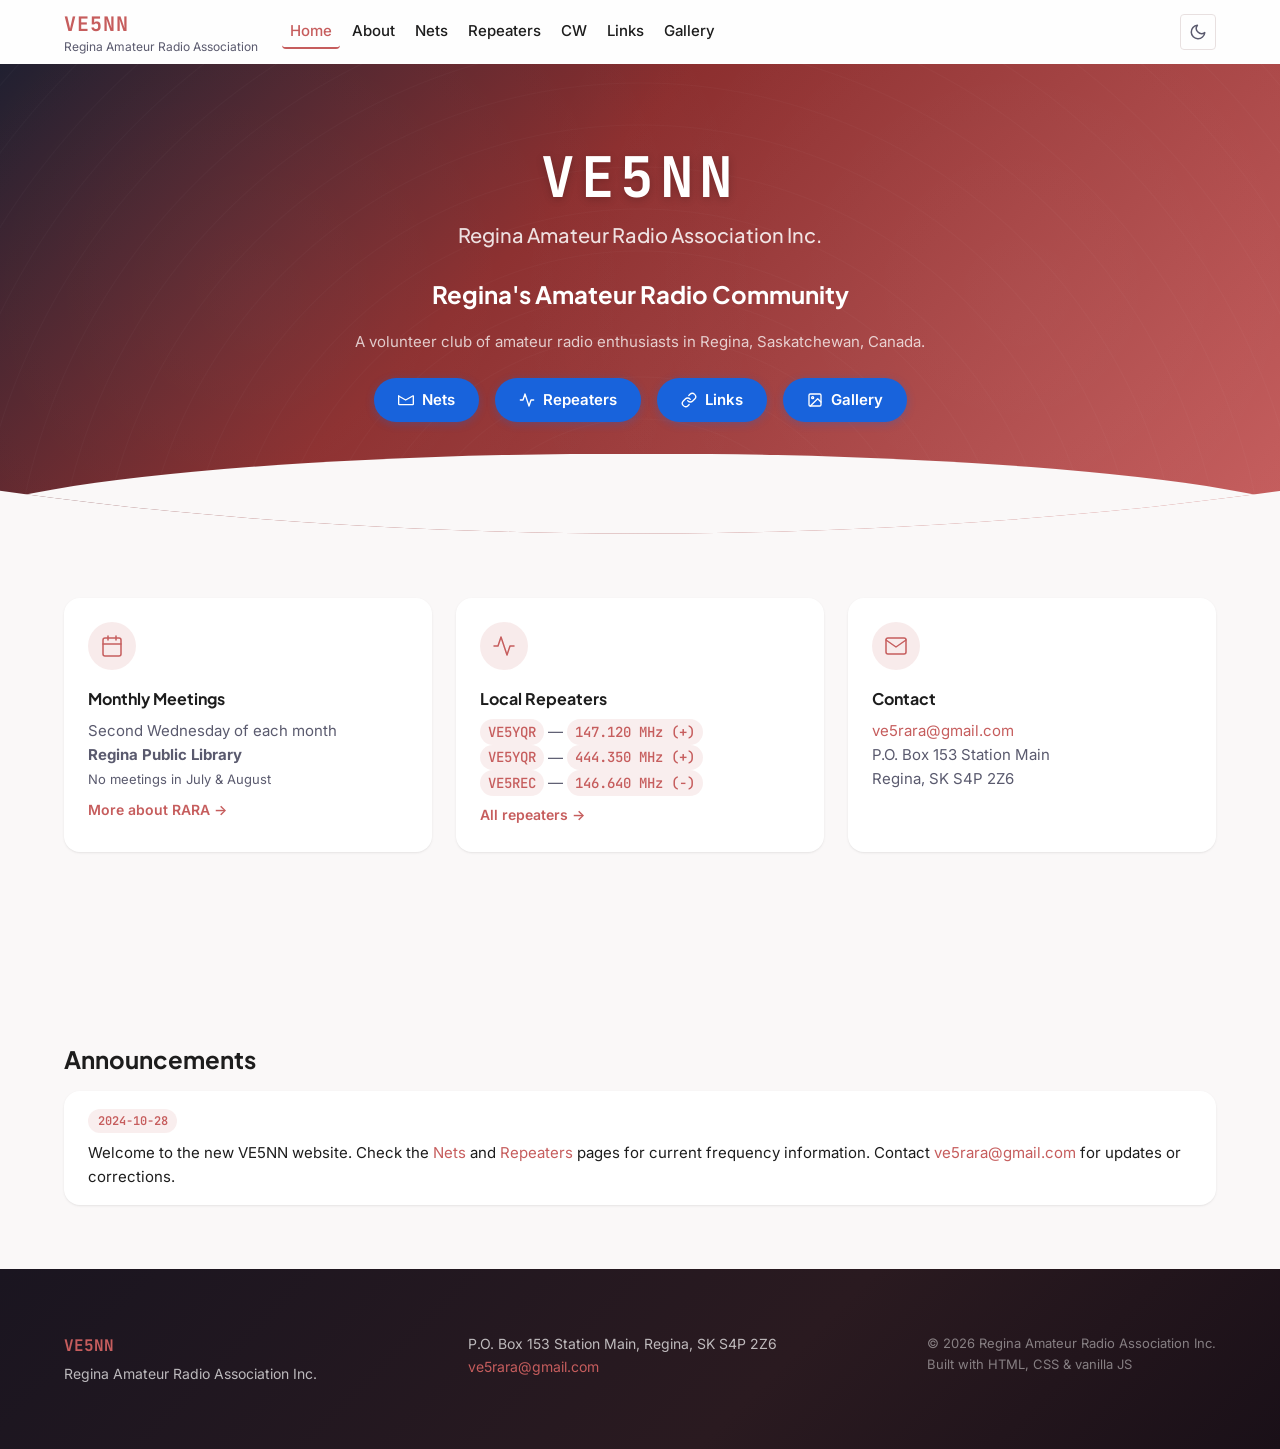
<file: index.html>
<!DOCTYPE html>
<html lang="en" data-theme="light">
<head>
  <meta charset="UTF-8">
  <meta name="viewport" content="width=device-width, initial-scale=1.0">
  <meta name="description" content="Regina Amateur Radio Association — VE5NN. Amateur radio enthusiasts in Regina, Saskatchewan. Meeting schedules, nets, repeaters, and club information.">
  <title>Home — VE5NN Regina Amateur Radio Association</title>
  <link rel="preconnect" href="https://fonts.googleapis.com">
  <link href="https://fonts.googleapis.com/css2?family=Plus+Jakarta+Sans:wght@400;500;600;700&family=Inter:wght@400;500;600;700&family=JetBrains+Mono:wght@500&display=swap" rel="stylesheet">
  <link rel="stylesheet" href="css/reset.css">
  <link rel="stylesheet" href="css/variables.css">
  <link rel="stylesheet" href="css/layout.css">
  <link rel="stylesheet" href="css/components.css">
  <link rel="stylesheet" href="css/utilities.css">
</head>
<body>

  <a href="#main-content" class="skip-link">Skip to main content</a>

  <header role="banner">
    <div class="container">
      <a href="index.html" class="logo">
        VE5NN
        <span class="logo-subtitle">Regina Amateur Radio Association</span>
      </a>
      <nav role="navigation" aria-label="Main">
        <ul>
          <li><a href="index.html" aria-current="page">Home</a></li>
          <li><a href="about.html">About</a></li>
          <li><a href="nets.html">Nets</a></li>
          <li><a href="repeaters.html">Repeaters</a></li>
          <li><a href="cw.html">CW</a></li>
          <li><a href="links.html">Links</a></li>
          <li><a href="gallery.html">Gallery</a></li>
        </ul>
      </nav>
      <div class="header-actions">
        <button class="theme-toggle" aria-label="Switch to dark mode">
          <svg class="icon-moon" xmlns="http://www.w3.org/2000/svg" width="18" height="18" viewBox="0 0 24 24" fill="none" stroke="currentColor" stroke-width="2" stroke-linecap="round" stroke-linejoin="round" aria-hidden="true"><path d="M21 12.79A9 9 0 1 1 11.21 3 7 7 0 0 0 21 12.79z"/></svg>
          <svg class="icon-sun" xmlns="http://www.w3.org/2000/svg" width="18" height="18" viewBox="0 0 24 24" fill="none" stroke="currentColor" stroke-width="2" stroke-linecap="round" stroke-linejoin="round" aria-hidden="true" style="display:none"><circle cx="12" cy="12" r="5"/><line x1="12" y1="1" x2="12" y2="3"/><line x1="12" y1="21" x2="12" y2="23"/><line x1="4.22" y1="4.22" x2="5.64" y2="5.64"/><line x1="18.36" y1="18.36" x2="19.78" y2="19.78"/><line x1="1" y1="12" x2="3" y2="12"/><line x1="21" y1="12" x2="23" y2="12"/><line x1="4.22" y1="19.78" x2="5.64" y2="18.36"/><line x1="18.36" y1="5.64" x2="19.78" y2="4.22"/></svg>
        </button>
        <button class="nav-toggle" aria-label="Open menu" aria-expanded="false">
          <svg xmlns="http://www.w3.org/2000/svg" width="20" height="20" viewBox="0 0 24 24" fill="none" stroke="currentColor" stroke-width="2" stroke-linecap="round" stroke-linejoin="round" aria-hidden="true"><line x1="3" y1="6" x2="21" y2="6"/><line x1="3" y1="12" x2="21" y2="12"/><line x1="3" y1="18" x2="21" y2="18"/></svg>
        </button>
      </div>
    </div>
  </header>

  <!-- Mobile nav overlay -->
  <div class="nav-overlay" aria-hidden="true"></div>
  <nav class="mobile-nav" role="navigation" aria-label="Mobile menu">
    <div class="mobile-nav-header">
      <span class="logo" style="font-size:1rem;">VE5NN</span>
      <button class="mobile-nav-close" aria-label="Close menu">
        <svg xmlns="http://www.w3.org/2000/svg" width="20" height="20" viewBox="0 0 24 24" fill="none" stroke="currentColor" stroke-width="2" stroke-linecap="round" stroke-linejoin="round" aria-hidden="true"><line x1="18" y1="6" x2="6" y2="18"/><line x1="6" y1="6" x2="18" y2="18"/></svg>
      </button>
    </div>
    <ul>
      <li><a href="index.html" aria-current="page">Home</a></li>
      <li><a href="about.html">About</a></li>
      <li><a href="nets.html">Nets</a></li>
      <li><a href="repeaters.html">Repeaters</a></li>
      <li><a href="cw.html">CW</a></li>
      <li><a href="links.html">Links</a></li>
      <li><a href="gallery.html">Gallery</a></li>
    </ul>
  </nav>

  <main role="main" id="main-content">

      <!-- Hero (full-width) -->
      <section class="hero" aria-label="Welcome">
        <div class="container">
          <div class="hero-callsign">VE5NN</div>
          <div class="hero-name">Regina Amateur Radio Association Inc.</div>
          <p class="hero-tagline">Regina's Amateur Radio Community</p>
          <p class="text-secondary" style="font-size:0.9375rem;">A volunteer club of amateur radio enthusiasts in Regina, Saskatchewan, Canada.</p>
          <div class="quick-links mt-lg">
            <a href="nets.html" class="quick-link-btn">
              <svg xmlns="http://www.w3.org/2000/svg" width="16" height="16" viewBox="0 0 24 24" fill="none" stroke="currentColor" stroke-width="2" stroke-linecap="round" stroke-linejoin="round" aria-hidden="true"><path d="M1 6l10.5 6L22 6"/><path d="M1 6v12a1 1 0 001 1h20a1 1 0 001-1V6"/></svg>
              Nets
            </a>
            <a href="repeaters.html" class="quick-link-btn">
              <svg xmlns="http://www.w3.org/2000/svg" width="16" height="16" viewBox="0 0 24 24" fill="none" stroke="currentColor" stroke-width="2" stroke-linecap="round" stroke-linejoin="round" aria-hidden="true"><polyline points="22 12 18 12 15 21 9 3 6 12 2 12"/></svg>
              Repeaters
            </a>
            <a href="links.html" class="quick-link-btn">
              <svg xmlns="http://www.w3.org/2000/svg" width="16" height="16" viewBox="0 0 24 24" fill="none" stroke="currentColor" stroke-width="2" stroke-linecap="round" stroke-linejoin="round" aria-hidden="true"><path d="M10 13a5 5 0 007.54.54l3-3a5 5 0 00-7.07-7.07l-1.72 1.71"/><path d="M14 11a5 5 0 00-7.54-.54l-3 3a5 5 0 007.07 7.07l1.71-1.71"/></svg>
              Links
            </a>
            <a href="gallery.html" class="quick-link-btn">
              <svg xmlns="http://www.w3.org/2000/svg" width="16" height="16" viewBox="0 0 24 24" fill="none" stroke="currentColor" stroke-width="2" stroke-linecap="round" stroke-linejoin="round" aria-hidden="true"><rect x="3" y="3" width="18" height="18" rx="2"/><circle cx="8.5" cy="8.5" r="1.5"/><polyline points="21 15 16 10 5 21"/></svg>
              Gallery
            </a>
          </div>
        </div>
      </section>

    <div class="container">

      <!-- Quick Info Cards -->
      <section class="section" aria-label="Quick information">
        <div class="cards-grid">

          <div class="card">
            <div class="card-icon-wrap">
              <svg class="card-icon" xmlns="http://www.w3.org/2000/svg" viewBox="0 0 24 24" fill="none" stroke="currentColor" stroke-width="1.5" stroke-linecap="round" stroke-linejoin="round" aria-hidden="true"><rect x="3" y="4" width="18" height="18" rx="2" ry="2"/><line x1="16" y1="2" x2="16" y2="6"/><line x1="8" y1="2" x2="8" y2="6"/><line x1="3" y1="10" x2="21" y2="10"/></svg>
            </div>
            <div class="card-title">Monthly Meetings</div>
            <div class="card-content">
              Second Wednesday of each month<br>
              <strong>Regina Public Library</strong><br>
              <span class="text-xs text-secondary">No meetings in July &amp; August</span>
            </div>
            <a href="about.html" class="card-link">More about RARA →</a>
          </div>

          <div class="card">
            <div class="card-icon-wrap">
              <svg class="card-icon" xmlns="http://www.w3.org/2000/svg" viewBox="0 0 24 24" fill="none" stroke="currentColor" stroke-width="1.5" stroke-linecap="round" stroke-linejoin="round" aria-hidden="true"><polyline points="22 12 18 12 15 21 9 3 6 12 2 12"/></svg>
            </div>
            <div class="card-title">Local Repeaters</div>
            <div class="card-content">
              <span class="freq">VE5YQR</span> — <span class="freq">147.120 MHz (+)</span><br>
              <span class="freq">VE5YQR</span> — <span class="freq">444.350 MHz (+)</span><br>
              <span class="freq">VE5REC</span> — <span class="freq">146.640 MHz (−)</span>
            </div>
            <a href="repeaters.html" class="card-link">All repeaters →</a>
          </div>

          <div class="card">
            <div class="card-icon-wrap">
              <svg class="card-icon" xmlns="http://www.w3.org/2000/svg" viewBox="0 0 24 24" fill="none" stroke="currentColor" stroke-width="1.5" stroke-linecap="round" stroke-linejoin="round" aria-hidden="true"><path d="M4 4h16c1.1 0 2 .9 2 2v12c0 1.1-.9 2-2 2H4c-1.1 0-2-.9-2-2V6c0-1.1.9-2 2-2z"/><polyline points="22,6 12,13 2,6"/></svg>
            </div>
            <div class="card-title">Contact</div>
            <div class="card-content">
              <a href="mailto:ve5rara@gmail.com" style="color:var(--color-accent)">ve5rara@gmail.com</a><br>
              P.O. Box 153 Station Main<br>
              Regina, SK S4P 2Z6
            </div>
          </div>

        </div>
      </section>

      <!-- Announcements -->
      <section class="section" aria-label="Announcements">
        <h2 class="section-title">Announcements</h2>
        <div class="announcement-list">
          <div class="announcement-item">
            <div class="announcement-date">2024-10-28</div>
            <p class="announcement-text">Welcome to the new VE5NN website. Check the <a href="nets.html" style="color:var(--color-accent)">Nets</a> and <a href="repeaters.html" style="color:var(--color-accent)">Repeaters</a> pages for current frequency information. Contact <a href="mailto:ve5rara@gmail.com" style="color:var(--color-accent)">ve5rara@gmail.com</a> for updates or corrections.</p>
          </div>
        </div>
      </section>

    </div>
  </main>

  <footer role="contentinfo">
    <div class="container">
      <div>
        <span class="footer-brand">VE5NN</span>
        <span class="text-sm">Regina Amateur Radio Association Inc.</span>
      </div>
      <div class="text-sm">
        P.O. Box 153 Station Main, Regina, SK S4P 2Z6<br>
        <a href="mailto:ve5rara@gmail.com">ve5rara@gmail.com</a>
      </div>
      <div class="text-xs text-secondary">
        &copy; <span id="year"></span> Regina Amateur Radio Association Inc.<br>
        Built with HTML, CSS &amp; vanilla JS
      </div>
    </div>
  </footer>

  <script defer src="js/theme.js"></script>
  <script defer src="js/nav.js"></script>
</body>
</html>
</file>
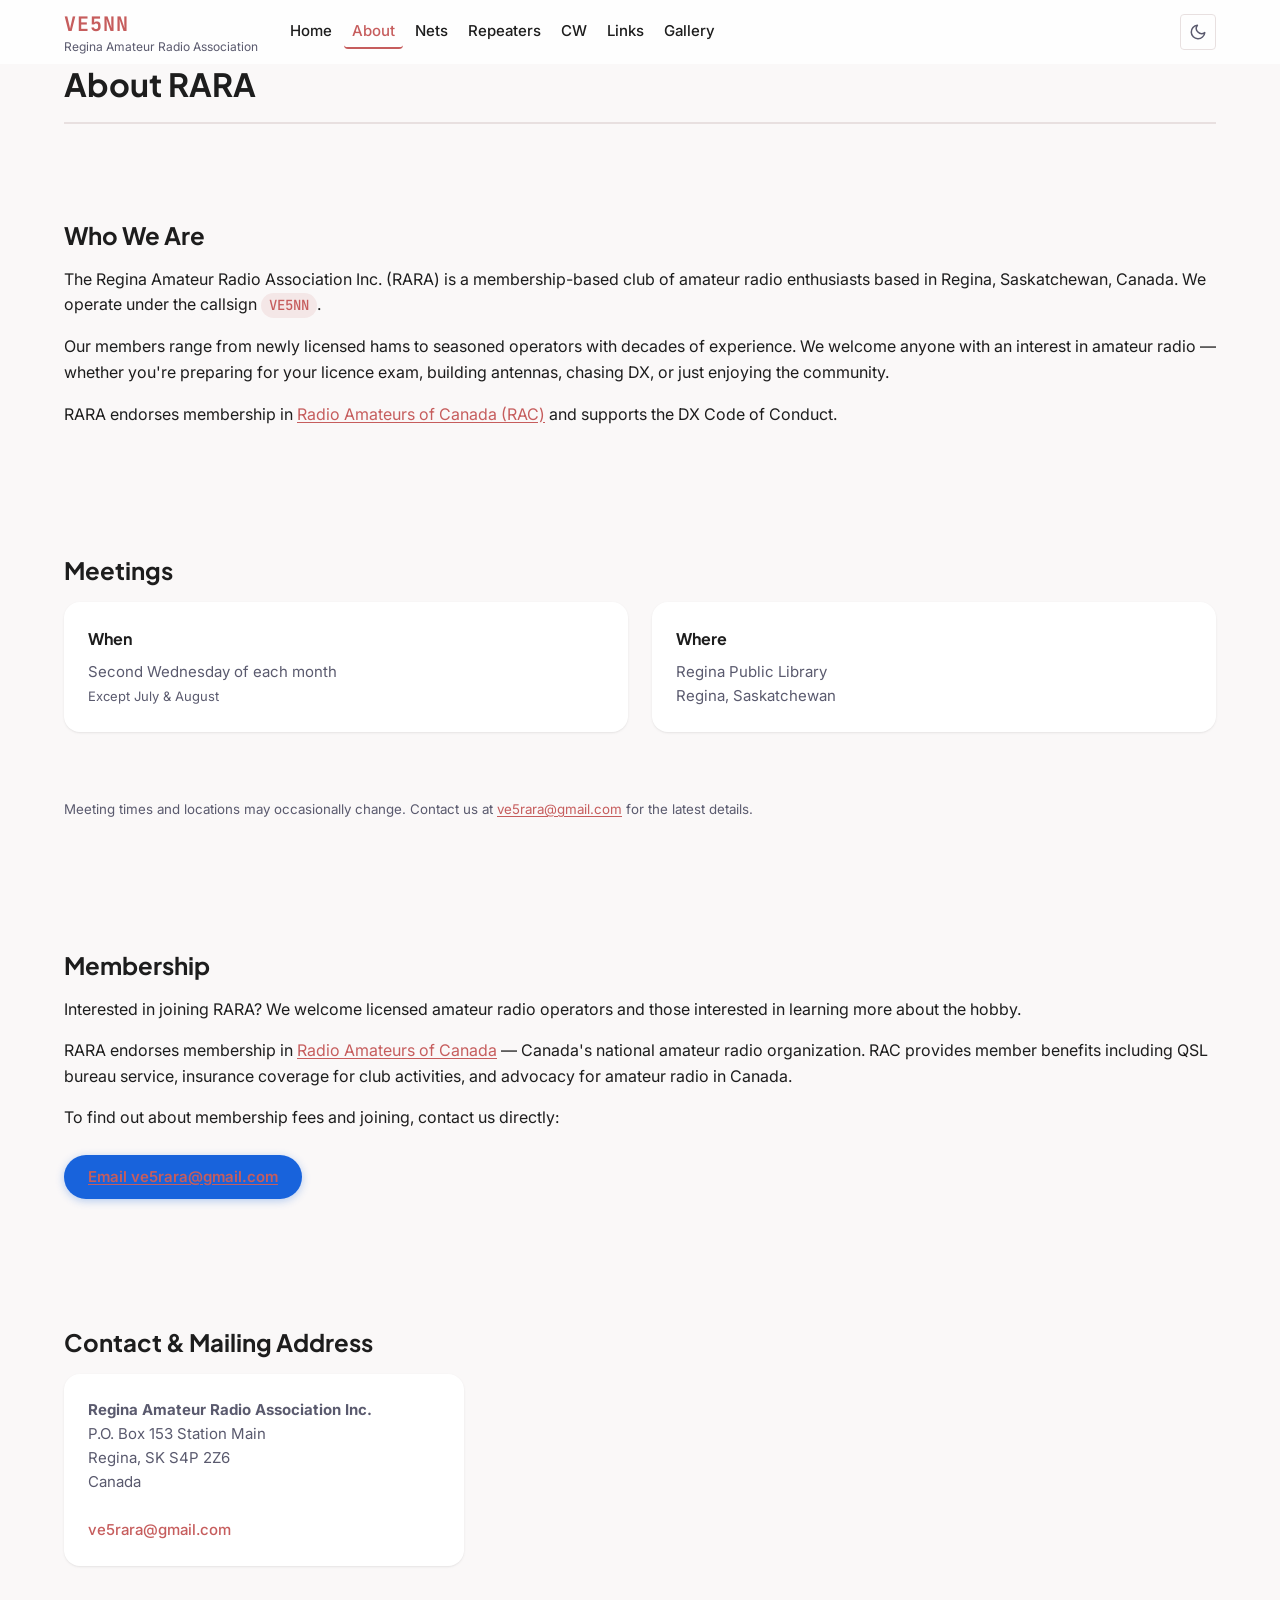
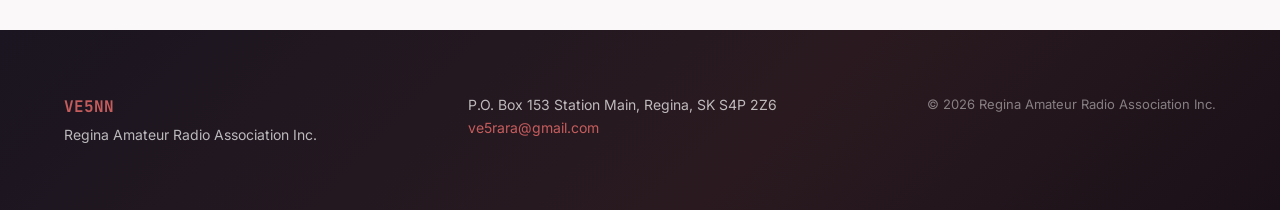
<file: about.html>
<!DOCTYPE html>
<html lang="en" data-theme="light">
<head>
  <meta charset="UTF-8">
  <meta name="viewport" content="width=device-width, initial-scale=1.0">
  <meta name="description" content="About the Regina Amateur Radio Association (VE5NN) — club history, membership information, meetings, and contact details.">
  <title>About — VE5NN Regina Amateur Radio Association</title>
  <link rel="preconnect" href="https://fonts.googleapis.com">
  <link href="https://fonts.googleapis.com/css2?family=Plus+Jakarta+Sans:wght@400;500;600;700&family=Inter:wght@400;500;600;700&family=JetBrains+Mono:wght@500&display=swap" rel="stylesheet">
  <link rel="stylesheet" href="css/reset.css">
  <link rel="stylesheet" href="css/variables.css">
  <link rel="stylesheet" href="css/layout.css">
  <link rel="stylesheet" href="css/components.css">
  <link rel="stylesheet" href="css/utilities.css">
</head>
<body>

  <a href="#main-content" class="skip-link">Skip to main content</a>

  <header role="banner">
    <div class="container">
      <a href="index.html" class="logo">
        VE5NN
        <span class="logo-subtitle">Regina Amateur Radio Association</span>
      </a>
      <nav role="navigation" aria-label="Main">
        <ul>
          <li><a href="index.html">Home</a></li>
          <li><a href="about.html" aria-current="page">About</a></li>
          <li><a href="nets.html">Nets</a></li>
          <li><a href="repeaters.html">Repeaters</a></li>
          <li><a href="cw.html">CW</a></li>
          <li><a href="links.html">Links</a></li>
          <li><a href="gallery.html">Gallery</a></li>
        </ul>
      </nav>
      <div class="header-actions">
        <button class="theme-toggle" aria-label="Switch to dark mode">
          <svg class="icon-moon" xmlns="http://www.w3.org/2000/svg" width="18" height="18" viewBox="0 0 24 24" fill="none" stroke="currentColor" stroke-width="2" stroke-linecap="round" stroke-linejoin="round" aria-hidden="true"><path d="M21 12.79A9 9 0 1 1 11.21 3 7 7 0 0 0 21 12.79z"/></svg>
          <svg class="icon-sun" xmlns="http://www.w3.org/2000/svg" width="18" height="18" viewBox="0 0 24 24" fill="none" stroke="currentColor" stroke-width="2" stroke-linecap="round" stroke-linejoin="round" aria-hidden="true" style="display:none"><circle cx="12" cy="12" r="5"/><line x1="12" y1="1" x2="12" y2="3"/><line x1="12" y1="21" x2="12" y2="23"/><line x1="4.22" y1="4.22" x2="5.64" y2="5.64"/><line x1="18.36" y1="18.36" x2="19.78" y2="19.78"/><line x1="1" y1="12" x2="3" y2="12"/><line x1="21" y1="12" x2="23" y2="12"/><line x1="4.22" y1="19.78" x2="5.64" y2="18.36"/><line x1="18.36" y1="5.64" x2="19.78" y2="4.22"/></svg>
        </button>
        <button class="nav-toggle" aria-label="Open menu" aria-expanded="false">
          <svg xmlns="http://www.w3.org/2000/svg" width="20" height="20" viewBox="0 0 24 24" fill="none" stroke="currentColor" stroke-width="2" stroke-linecap="round" stroke-linejoin="round" aria-hidden="true"><line x1="3" y1="6" x2="21" y2="6"/><line x1="3" y1="12" x2="21" y2="12"/><line x1="3" y1="18" x2="21" y2="18"/></svg>
        </button>
      </div>
    </div>
  </header>

  <div class="nav-overlay" aria-hidden="true"></div>
  <nav class="mobile-nav" role="navigation" aria-label="Mobile menu">
    <div class="mobile-nav-header">
      <span class="logo" style="font-size:1rem;">VE5NN</span>
      <button class="mobile-nav-close" aria-label="Close menu">
        <svg xmlns="http://www.w3.org/2000/svg" width="20" height="20" viewBox="0 0 24 24" fill="none" stroke="currentColor" stroke-width="2" stroke-linecap="round" stroke-linejoin="round" aria-hidden="true"><line x1="18" y1="6" x2="6" y2="18"/><line x1="6" y1="6" x2="18" y2="18"/></svg>
      </button>
    </div>
    <ul>
      <li><a href="index.html">Home</a></li>
      <li><a href="about.html" aria-current="page">About</a></li>
      <li><a href="nets.html">Nets</a></li>
      <li><a href="repeaters.html">Repeaters</a></li>
      <li><a href="cw.html">CW</a></li>
      <li><a href="links.html">Links</a></li>
      <li><a href="gallery.html">Gallery</a></li>
    </ul>
  </nav>

  <main role="main" id="main-content">
    <div class="container">

      <h1 class="page-title">About RARA</h1>

      <section class="section" aria-labelledby="who-we-are">
        <h2 class="section-title" id="who-we-are">Who We Are</h2>
        <div class="prose">
          <p>The Regina Amateur Radio Association Inc. (RARA) is a membership-based club of amateur radio enthusiasts based in Regina, Saskatchewan, Canada. We operate under the callsign <strong class="callsign">VE5NN</strong>.</p>
          <p>Our members range from newly licensed hams to seasoned operators with decades of experience. We welcome anyone with an interest in amateur radio — whether you're preparing for your licence exam, building antennas, chasing DX, or just enjoying the community.</p>
          <p>RARA endorses membership in <a href="https://www.rac.ca/" target="_blank" rel="noopener noreferrer">Radio Amateurs of Canada (RAC)</a> and supports the DX Code of Conduct.</p>
        </div>
      </section>

      <section class="section" aria-labelledby="meetings">
        <h2 class="section-title" id="meetings">Meetings</h2>
        <div class="cards-grid" style="grid-template-columns: repeat(auto-fit, minmax(220px, 1fr));">
          <div class="card">
            <div class="card-title">When</div>
            <div class="card-content">Second Wednesday of each month<br><span class="text-xs text-secondary">Except July &amp; August</span></div>
          </div>
          <div class="card">
            <div class="card-title">Where</div>
            <div class="card-content">Regina Public Library<br>Regina, Saskatchewan</div>
          </div>
        </div>
        <p class="prose mt-md"><small class="text-secondary">Meeting times and locations may occasionally change. Contact us at <a href="mailto:ve5rara@gmail.com" style="color:var(--color-accent)">ve5rara@gmail.com</a> for the latest details.</small></p>
      </section>

      <section class="section" aria-labelledby="membership">
        <h2 class="section-title" id="membership">Membership</h2>
        <div class="prose">
          <p>Interested in joining RARA? We welcome licensed amateur radio operators and those interested in learning more about the hobby.</p>
          <p>RARA endorses membership in <a href="https://www.rac.ca/" target="_blank" rel="noopener noreferrer">Radio Amateurs of Canada</a> — Canada's national amateur radio organization. RAC provides member benefits including QSL bureau service, insurance coverage for club activities, and advocacy for amateur radio in Canada.</p>
          <p>To find out about membership fees and joining, contact us directly:</p>
          <p><a href="mailto:ve5rara@gmail.com" class="quick-link-btn" style="display:inline-flex; margin-top: 0.5rem;">Email ve5rara@gmail.com</a></p>
        </div>
      </section>

      <section class="section" aria-labelledby="contact">
        <h2 class="section-title" id="contact">Contact &amp; Mailing Address</h2>
        <div class="card" style="max-width: 400px;">
          <div class="card-content">
            <strong>Regina Amateur Radio Association Inc.</strong><br>
            P.O. Box 153 Station Main<br>
            Regina, SK S4P 2Z6<br>
            Canada<br><br>
            <a href="mailto:ve5rara@gmail.com" style="color:var(--color-accent); font-weight:500;">ve5rara@gmail.com</a>
          </div>
        </div>
      </section>

    </div>
  </main>

  <footer role="contentinfo">
    <div class="container">
      <div>
        <span class="footer-brand">VE5NN</span>
        <span class="text-sm">Regina Amateur Radio Association Inc.</span>
      </div>
      <div class="text-sm">
        P.O. Box 153 Station Main, Regina, SK S4P 2Z6<br>
        <a href="mailto:ve5rara@gmail.com">ve5rara@gmail.com</a>
      </div>
      <div class="text-xs text-secondary">
        &copy; <span id="year"></span> Regina Amateur Radio Association Inc.
      </div>
    </div>
  </footer>

  <script defer src="js/theme.js"></script>
  <script defer src="js/nav.js"></script>
</body>
</html>
</file>
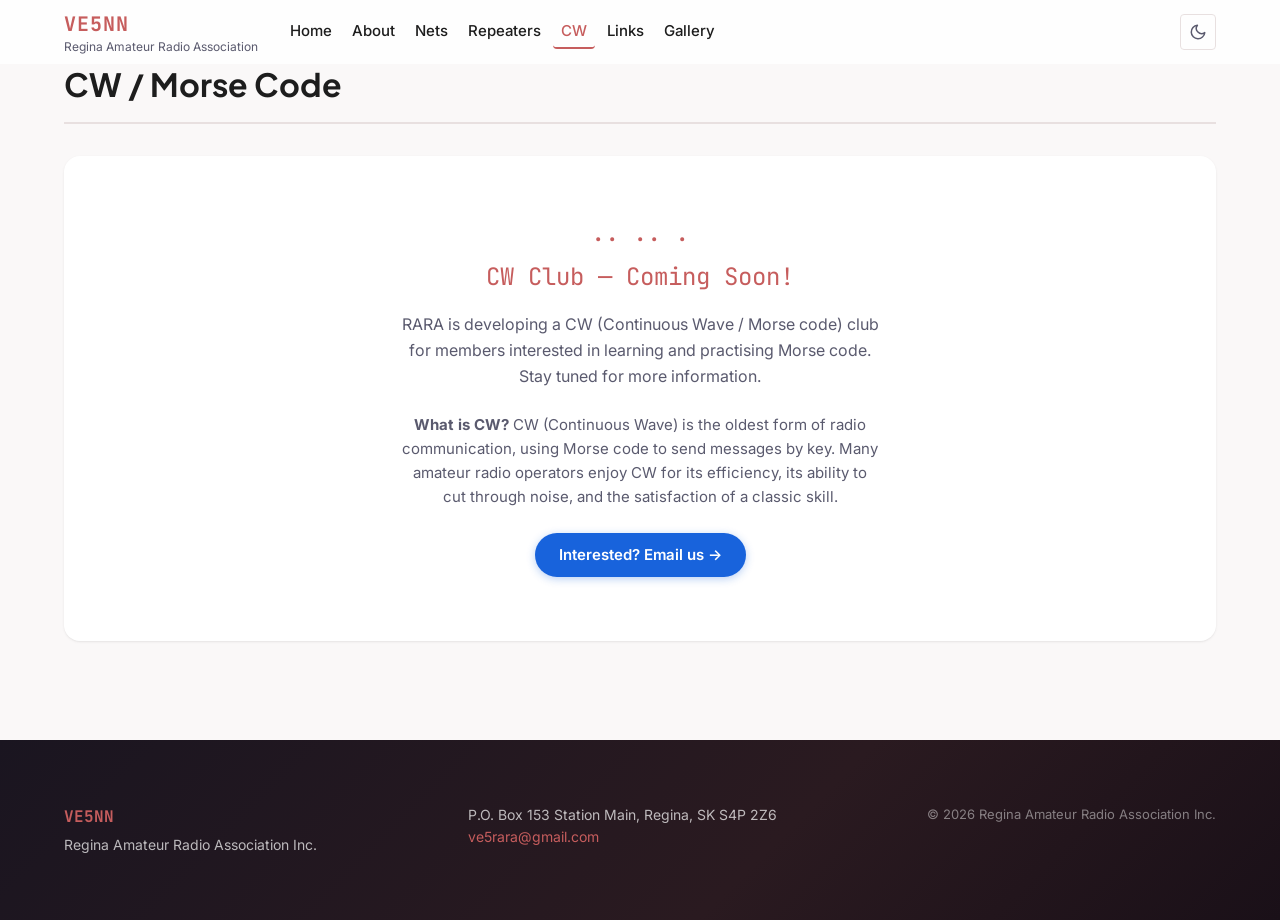
<file: cw.html>
<!DOCTYPE html>
<html lang="en" data-theme="light">
<head>
  <meta charset="UTF-8">
  <meta name="viewport" content="width=device-width, initial-scale=1.0">
  <meta name="description" content="CW (Morse code) club information for VE5NN Regina Amateur Radio Association. Coming soon.">
  <title>CW — VE5NN Regina Amateur Radio Association</title>
  <link rel="preconnect" href="https://fonts.googleapis.com">
  <link href="https://fonts.googleapis.com/css2?family=Plus+Jakarta+Sans:wght@400;500;600;700&family=Inter:wght@400;500;600;700&family=JetBrains+Mono:wght@500&display=swap" rel="stylesheet">
  <link rel="stylesheet" href="css/reset.css">
  <link rel="stylesheet" href="css/variables.css">
  <link rel="stylesheet" href="css/layout.css">
  <link rel="stylesheet" href="css/components.css">
  <link rel="stylesheet" href="css/utilities.css">
</head>
<body>

  <a href="#main-content" class="skip-link">Skip to main content</a>

  <header role="banner">
    <div class="container">
      <a href="index.html" class="logo">
        VE5NN
        <span class="logo-subtitle">Regina Amateur Radio Association</span>
      </a>
      <nav role="navigation" aria-label="Main">
        <ul>
          <li><a href="index.html">Home</a></li>
          <li><a href="about.html">About</a></li>
          <li><a href="nets.html">Nets</a></li>
          <li><a href="repeaters.html">Repeaters</a></li>
          <li><a href="cw.html" aria-current="page">CW</a></li>
          <li><a href="links.html">Links</a></li>
          <li><a href="gallery.html">Gallery</a></li>
        </ul>
      </nav>
      <div class="header-actions">
        <button class="theme-toggle" aria-label="Switch to dark mode">
          <svg class="icon-moon" xmlns="http://www.w3.org/2000/svg" width="18" height="18" viewBox="0 0 24 24" fill="none" stroke="currentColor" stroke-width="2" stroke-linecap="round" stroke-linejoin="round" aria-hidden="true"><path d="M21 12.79A9 9 0 1 1 11.21 3 7 7 0 0 0 21 12.79z"/></svg>
          <svg class="icon-sun" xmlns="http://www.w3.org/2000/svg" width="18" height="18" viewBox="0 0 24 24" fill="none" stroke="currentColor" stroke-width="2" stroke-linecap="round" stroke-linejoin="round" aria-hidden="true" style="display:none"><circle cx="12" cy="12" r="5"/><line x1="12" y1="1" x2="12" y2="3"/><line x1="12" y1="21" x2="12" y2="23"/><line x1="4.22" y1="4.22" x2="5.64" y2="5.64"/><line x1="18.36" y1="18.36" x2="19.78" y2="19.78"/><line x1="1" y1="12" x2="3" y2="12"/><line x1="21" y1="12" x2="23" y2="12"/><line x1="4.22" y1="19.78" x2="5.64" y2="18.36"/><line x1="18.36" y1="5.64" x2="19.78" y2="4.22"/></svg>
        </button>
        <button class="nav-toggle" aria-label="Open menu" aria-expanded="false">
          <svg xmlns="http://www.w3.org/2000/svg" width="20" height="20" viewBox="0 0 24 24" fill="none" stroke="currentColor" stroke-width="2" stroke-linecap="round" stroke-linejoin="round" aria-hidden="true"><line x1="3" y1="6" x2="21" y2="6"/><line x1="3" y1="12" x2="21" y2="12"/><line x1="3" y1="18" x2="21" y2="18"/></svg>
        </button>
      </div>
    </div>
  </header>

  <div class="nav-overlay" aria-hidden="true"></div>
  <nav class="mobile-nav" role="navigation" aria-label="Mobile menu">
    <div class="mobile-nav-header">
      <span class="logo" style="font-size:1rem;">VE5NN</span>
      <button class="mobile-nav-close" aria-label="Close menu">
        <svg xmlns="http://www.w3.org/2000/svg" width="20" height="20" viewBox="0 0 24 24" fill="none" stroke="currentColor" stroke-width="2" stroke-linecap="round" stroke-linejoin="round" aria-hidden="true"><line x1="18" y1="6" x2="6" y2="18"/><line x1="6" y1="6" x2="18" y2="18"/></svg>
      </button>
    </div>
    <ul>
      <li><a href="index.html">Home</a></li>
      <li><a href="about.html">About</a></li>
      <li><a href="nets.html">Nets</a></li>
      <li><a href="repeaters.html">Repeaters</a></li>
      <li><a href="cw.html" aria-current="page">CW</a></li>
      <li><a href="links.html">Links</a></li>
      <li><a href="gallery.html">Gallery</a></li>
    </ul>
  </nav>

  <main role="main" id="main-content">
    <div class="container">

      <h1 class="page-title">CW / Morse Code</h1>

      <div class="cw-stub" aria-label="CW Club coming soon">
        <div class="cw-stub-title">
          ·· ·· ·
          <br>
          CW Club — Coming Soon!
        </div>
        <p style="color: var(--color-text-secondary); max-width: 480px; margin: 0 auto var(--space-lg);">
          RARA is developing a CW (Continuous Wave / Morse code) club for members interested in learning and practising Morse code. Stay tuned for more information.
        </p>
        <p style="color: var(--color-text-secondary); max-width: 480px; margin: 0 auto var(--space-lg); font-size: 0.9375rem;">
          <strong>What is CW?</strong> CW (Continuous Wave) is the oldest form of radio communication, using Morse code to send messages by key. Many amateur radio operators enjoy CW for its efficiency, its ability to cut through noise, and the satisfaction of a classic skill.
        </p>
        <a href="mailto:ve5rara@gmail.com" class="quick-link-btn" style="display:inline-flex;">
          Interested? Email us →
        </a>
      </div>

    </div>
  </main>

  <footer role="contentinfo">
    <div class="container">
      <div>
        <span class="footer-brand">VE5NN</span>
        <span class="text-sm">Regina Amateur Radio Association Inc.</span>
      </div>
      <div class="text-sm">
        P.O. Box 153 Station Main, Regina, SK S4P 2Z6<br>
        <a href="mailto:ve5rara@gmail.com">ve5rara@gmail.com</a>
      </div>
      <div class="text-xs text-secondary">
        &copy; <span id="year"></span> Regina Amateur Radio Association Inc.
      </div>
    </div>
  </footer>

  <script defer src="js/theme.js"></script>
  <script defer src="js/nav.js"></script>
</body>
</html>
</file>
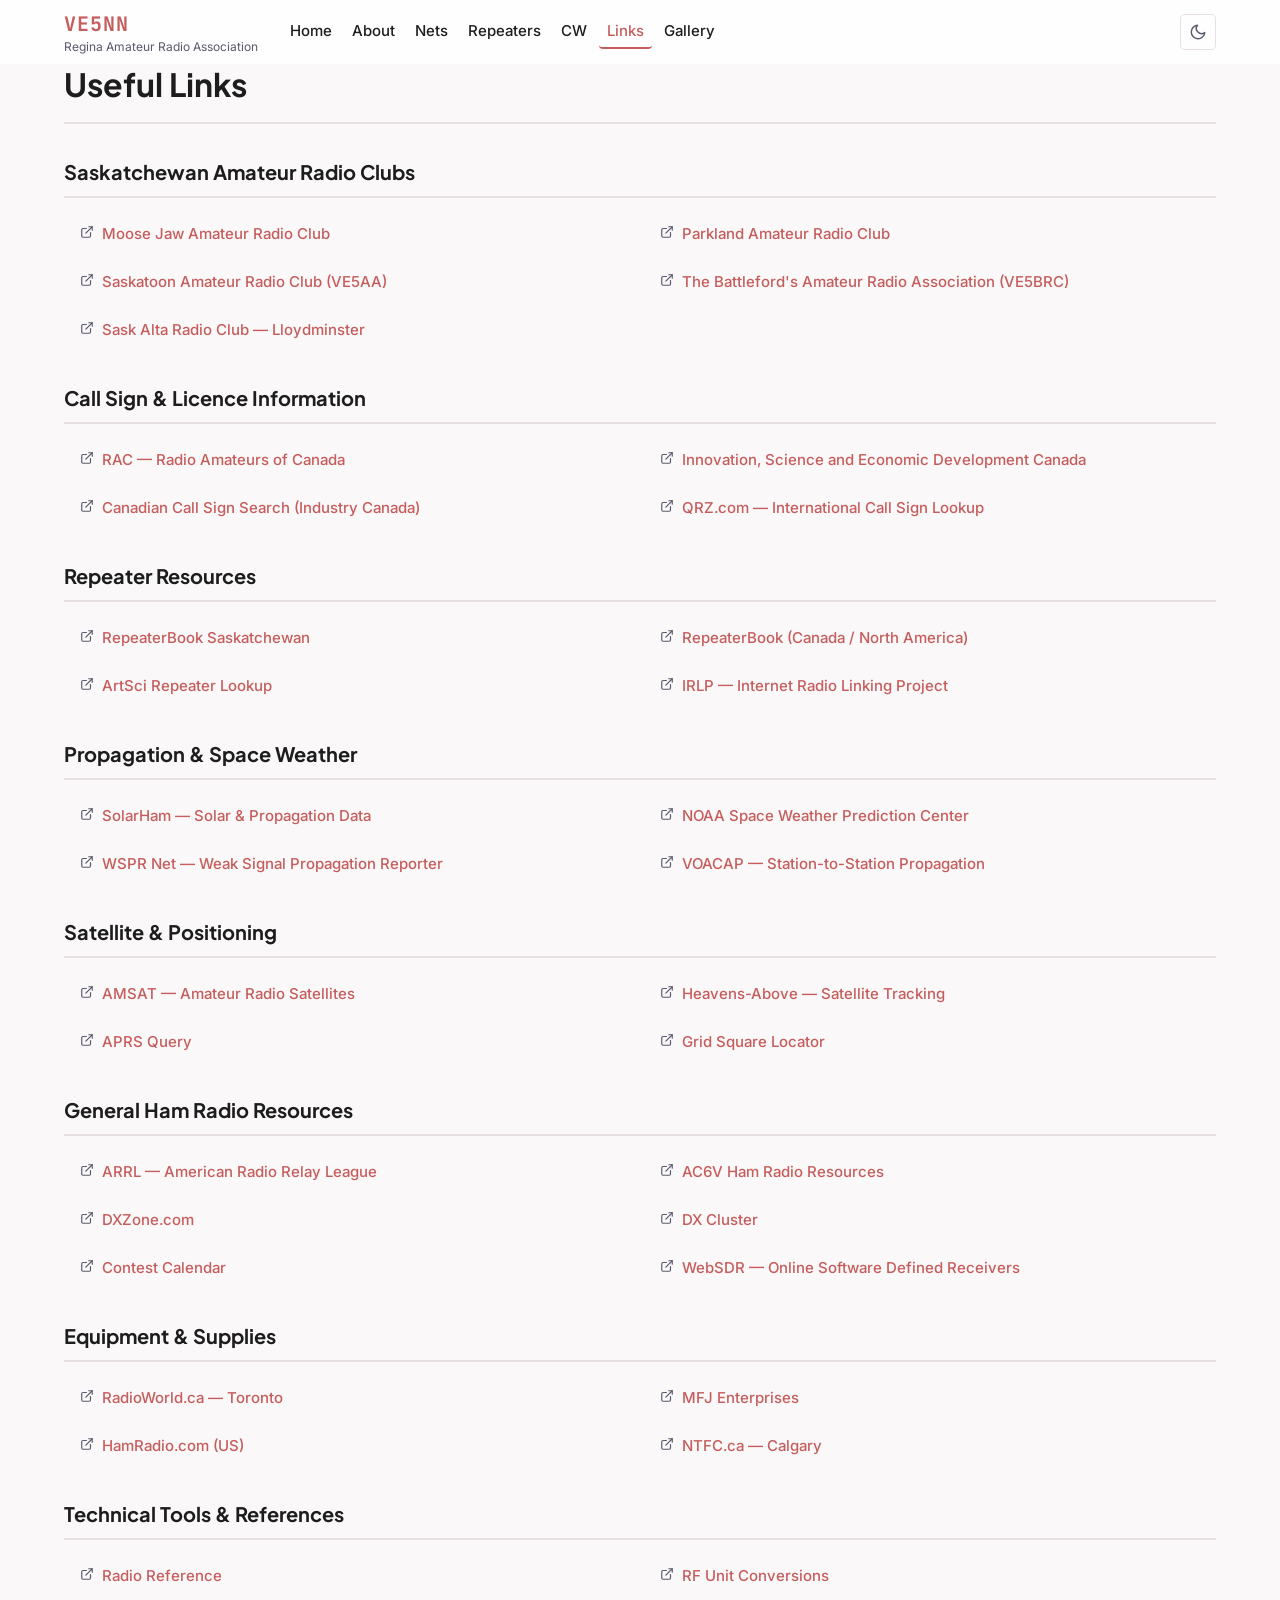
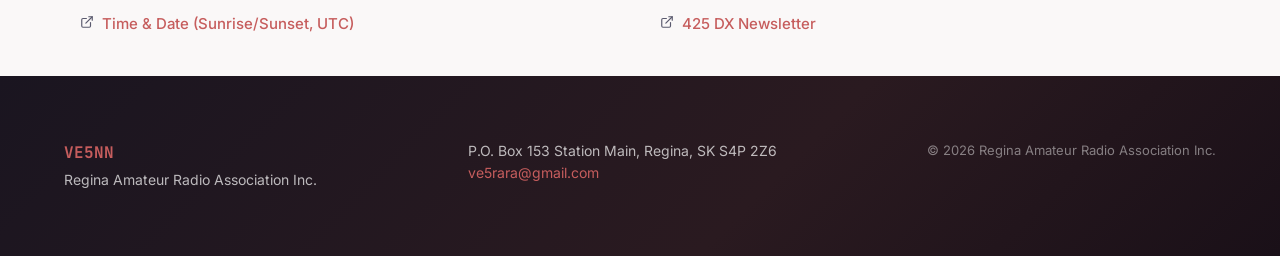
<file: links.html>
<!DOCTYPE html>
<html lang="en" data-theme="light">
<head>
  <meta charset="UTF-8">
  <meta name="viewport" content="width=device-width, initial-scale=1.0">
  <meta name="description" content="Useful links for amateur radio operators — call sign lookups, repeater resources, propagation tools, satellite tracking, and Saskatchewan amateur radio clubs.">
  <title>Links — VE5NN Regina Amateur Radio Association</title>
  <link rel="preconnect" href="https://fonts.googleapis.com">
  <link href="https://fonts.googleapis.com/css2?family=Plus+Jakarta+Sans:wght@400;500;600;700&family=Inter:wght@400;500;600;700&family=JetBrains+Mono:wght@500&display=swap" rel="stylesheet">
  <link rel="stylesheet" href="css/reset.css">
  <link rel="stylesheet" href="css/variables.css">
  <link rel="stylesheet" href="css/layout.css">
  <link rel="stylesheet" href="css/components.css">
  <link rel="stylesheet" href="css/utilities.css">
</head>
<body>

  <a href="#main-content" class="skip-link">Skip to main content</a>

  <header role="banner">
    <div class="container">
      <a href="index.html" class="logo">
        VE5NN
        <span class="logo-subtitle">Regina Amateur Radio Association</span>
      </a>
      <nav role="navigation" aria-label="Main">
        <ul>
          <li><a href="index.html">Home</a></li>
          <li><a href="about.html">About</a></li>
          <li><a href="nets.html">Nets</a></li>
          <li><a href="repeaters.html">Repeaters</a></li>
          <li><a href="cw.html">CW</a></li>
          <li><a href="links.html" aria-current="page">Links</a></li>
          <li><a href="gallery.html">Gallery</a></li>
        </ul>
      </nav>
      <div class="header-actions">
        <button class="theme-toggle" aria-label="Switch to dark mode">
          <svg class="icon-moon" xmlns="http://www.w3.org/2000/svg" width="18" height="18" viewBox="0 0 24 24" fill="none" stroke="currentColor" stroke-width="2" stroke-linecap="round" stroke-linejoin="round" aria-hidden="true"><path d="M21 12.79A9 9 0 1 1 11.21 3 7 7 0 0 0 21 12.79z"/></svg>
          <svg class="icon-sun" xmlns="http://www.w3.org/2000/svg" width="18" height="18" viewBox="0 0 24 24" fill="none" stroke="currentColor" stroke-width="2" stroke-linecap="round" stroke-linejoin="round" aria-hidden="true" style="display:none"><circle cx="12" cy="12" r="5"/><line x1="12" y1="1" x2="12" y2="3"/><line x1="12" y1="21" x2="12" y2="23"/><line x1="4.22" y1="4.22" x2="5.64" y2="5.64"/><line x1="18.36" y1="18.36" x2="19.78" y2="19.78"/><line x1="1" y1="12" x2="3" y2="12"/><line x1="21" y1="12" x2="23" y2="12"/><line x1="4.22" y1="19.78" x2="5.64" y2="18.36"/><line x1="18.36" y1="5.64" x2="19.78" y2="4.22"/></svg>
        </button>
        <button class="nav-toggle" aria-label="Open menu" aria-expanded="false">
          <svg xmlns="http://www.w3.org/2000/svg" width="20" height="20" viewBox="0 0 24 24" fill="none" stroke="currentColor" stroke-width="2" stroke-linecap="round" stroke-linejoin="round" aria-hidden="true"><line x1="3" y1="6" x2="21" y2="6"/><line x1="3" y1="12" x2="21" y2="12"/><line x1="3" y1="18" x2="21" y2="18"/></svg>
        </button>
      </div>
    </div>
  </header>

  <div class="nav-overlay" aria-hidden="true"></div>
  <nav class="mobile-nav" role="navigation" aria-label="Mobile menu">
    <div class="mobile-nav-header">
      <span class="logo" style="font-size:1rem;">VE5NN</span>
      <button class="mobile-nav-close" aria-label="Close menu">
        <svg xmlns="http://www.w3.org/2000/svg" width="20" height="20" viewBox="0 0 24 24" fill="none" stroke="currentColor" stroke-width="2" stroke-linecap="round" stroke-linejoin="round" aria-hidden="true"><line x1="18" y1="6" x2="6" y2="18"/><line x1="6" y1="6" x2="18" y2="18"/></svg>
      </button>
    </div>
    <ul>
      <li><a href="index.html">Home</a></li>
      <li><a href="about.html">About</a></li>
      <li><a href="nets.html">Nets</a></li>
      <li><a href="repeaters.html">Repeaters</a></li>
      <li><a href="cw.html">CW</a></li>
      <li><a href="links.html" aria-current="page">Links</a></li>
      <li><a href="gallery.html">Gallery</a></li>
    </ul>
  </nav>

  <!-- External link SVG icon (reused inline) -->
  <template id="ext-icon">
    <svg class="link-ext-icon" xmlns="http://www.w3.org/2000/svg" viewBox="0 0 24 24" fill="none" stroke="currentColor" stroke-width="2" stroke-linecap="round" stroke-linejoin="round" aria-hidden="true"><path d="M18 13v6a2 2 0 01-2 2H5a2 2 0 01-2-2V8a2 2 0 012-2h6"/><polyline points="15 3 21 3 21 9"/><line x1="10" y1="14" x2="21" y2="3"/></svg>
  </template>

  <main role="main" id="main-content">
    <div class="container">

      <h1 class="page-title">Useful Links</h1>

      <!-- Other Saskatchewan Clubs -->
      <section class="link-category" aria-labelledby="sk-clubs">
        <h2 class="link-category-title" id="sk-clubs">Saskatchewan Amateur Radio Clubs</h2>
        <div class="link-list">
          <div class="link-item">
            <svg class="link-ext-icon" xmlns="http://www.w3.org/2000/svg" viewBox="0 0 24 24" fill="none" stroke="currentColor" stroke-width="2" stroke-linecap="round" stroke-linejoin="round" aria-hidden="true"><path d="M18 13v6a2 2 0 01-2 2H5a2 2 0 01-2-2V8a2 2 0 012-2h6"/><polyline points="15 3 21 3 21 9"/><line x1="10" y1="14" x2="21" y2="3"/></svg>
            <a href="https://mjarc.ca/" target="_blank" rel="noopener noreferrer">Moose Jaw Amateur Radio Club</a>
          </div>
          <div class="link-item">
            <svg class="link-ext-icon" xmlns="http://www.w3.org/2000/svg" viewBox="0 0 24 24" fill="none" stroke="currentColor" stroke-width="2" stroke-linecap="round" stroke-linejoin="round" aria-hidden="true"><path d="M18 13v6a2 2 0 01-2 2H5a2 2 0 01-2-2V8a2 2 0 012-2h6"/><polyline points="15 3 21 3 21 9"/><line x1="10" y1="14" x2="21" y2="3"/></svg>
            <a href="http://nonprofits.accesscomm.ca/parc/" target="_blank" rel="noopener noreferrer">Parkland Amateur Radio Club</a>
          </div>
          <div class="link-item">
            <svg class="link-ext-icon" xmlns="http://www.w3.org/2000/svg" viewBox="0 0 24 24" fill="none" stroke="currentColor" stroke-width="2" stroke-linecap="round" stroke-linejoin="round" aria-hidden="true"><path d="M18 13v6a2 2 0 01-2 2H5a2 2 0 01-2-2V8a2 2 0 012-2h6"/><polyline points="15 3 21 3 21 9"/><line x1="10" y1="14" x2="21" y2="3"/></svg>
            <a href="https://ve5aa.wordpress.com/" target="_blank" rel="noopener noreferrer">Saskatoon Amateur Radio Club (VE5AA)</a>
          </div>
          <div class="link-item">
            <svg class="link-ext-icon" xmlns="http://www.w3.org/2000/svg" viewBox="0 0 24 24" fill="none" stroke="currentColor" stroke-width="2" stroke-linecap="round" stroke-linejoin="round" aria-hidden="true"><path d="M18 13v6a2 2 0 01-2 2H5a2 2 0 01-2-2V8a2 2 0 012-2h6"/><polyline points="15 3 21 3 21 9"/><line x1="10" y1="14" x2="21" y2="3"/></svg>
            <a href="http://ve5brc.amateur-radio.ca/" target="_blank" rel="noopener noreferrer">The Battleford's Amateur Radio Association (VE5BRC)</a>
          </div>
          <div class="link-item">
            <svg class="link-ext-icon" xmlns="http://www.w3.org/2000/svg" viewBox="0 0 24 24" fill="none" stroke="currentColor" stroke-width="2" stroke-linecap="round" stroke-linejoin="round" aria-hidden="true"><path d="M18 13v6a2 2 0 01-2 2H5a2 2 0 01-2-2V8a2 2 0 012-2h6"/><polyline points="15 3 21 3 21 9"/><line x1="10" y1="14" x2="21" y2="3"/></svg>
            <a href="https://saskaltarc.ca/" target="_blank" rel="noopener noreferrer">Sask Alta Radio Club — Lloydminster</a>
          </div>
        </div>
      </section>

      <!-- Call Sign & License -->
      <section class="link-category" aria-labelledby="callsign-links">
        <h2 class="link-category-title" id="callsign-links">Call Sign &amp; Licence Information</h2>
        <div class="link-list">
          <div class="link-item">
            <svg class="link-ext-icon" xmlns="http://www.w3.org/2000/svg" viewBox="0 0 24 24" fill="none" stroke="currentColor" stroke-width="2" stroke-linecap="round" stroke-linejoin="round" aria-hidden="true"><path d="M18 13v6a2 2 0 01-2 2H5a2 2 0 01-2-2V8a2 2 0 012-2h6"/><polyline points="15 3 21 3 21 9"/><line x1="10" y1="14" x2="21" y2="3"/></svg>
            <a href="https://www.rac.ca/" target="_blank" rel="noopener noreferrer">RAC — Radio Amateurs of Canada</a>
          </div>
          <div class="link-item">
            <svg class="link-ext-icon" xmlns="http://www.w3.org/2000/svg" viewBox="0 0 24 24" fill="none" stroke="currentColor" stroke-width="2" stroke-linecap="round" stroke-linejoin="round" aria-hidden="true"><path d="M18 13v6a2 2 0 01-2 2H5a2 2 0 01-2-2V8a2 2 0 012-2h6"/><polyline points="15 3 21 3 21 9"/><line x1="10" y1="14" x2="21" y2="3"/></svg>
            <a href="http://www.ic.gc.ca/eic/site/icgc.nsf/eng/home" target="_blank" rel="noopener noreferrer">Innovation, Science and Economic Development Canada</a>
          </div>
          <div class="link-item">
            <svg class="link-ext-icon" xmlns="http://www.w3.org/2000/svg" viewBox="0 0 24 24" fill="none" stroke="currentColor" stroke-width="2" stroke-linecap="round" stroke-linejoin="round" aria-hidden="true"><path d="M18 13v6a2 2 0 01-2 2H5a2 2 0 01-2-2V8a2 2 0 012-2h6"/><polyline points="15 3 21 3 21 9"/><line x1="10" y1="14" x2="21" y2="3"/></svg>
            <a href="http://apc-cap.ic.gc.ca/pls/apc_anon/query_amat_cs$.startup" target="_blank" rel="noopener noreferrer">Canadian Call Sign Search (Industry Canada)</a>
          </div>
          <div class="link-item">
            <svg class="link-ext-icon" xmlns="http://www.w3.org/2000/svg" viewBox="0 0 24 24" fill="none" stroke="currentColor" stroke-width="2" stroke-linecap="round" stroke-linejoin="round" aria-hidden="true"><path d="M18 13v6a2 2 0 01-2 2H5a2 2 0 01-2-2V8a2 2 0 012-2h6"/><polyline points="15 3 21 3 21 9"/><line x1="10" y1="14" x2="21" y2="3"/></svg>
            <a href="http://www.qrz.com/" target="_blank" rel="noopener noreferrer">QRZ.com — International Call Sign Lookup</a>
          </div>
        </div>
      </section>

      <!-- Repeater Resources -->
      <section class="link-category" aria-labelledby="repeater-links">
        <h2 class="link-category-title" id="repeater-links">Repeater Resources</h2>
        <div class="link-list">
          <div class="link-item">
            <svg class="link-ext-icon" xmlns="http://www.w3.org/2000/svg" viewBox="0 0 24 24" fill="none" stroke="currentColor" stroke-width="2" stroke-linecap="round" stroke-linejoin="round" aria-hidden="true"><path d="M18 13v6a2 2 0 01-2 2H5a2 2 0 01-2-2V8a2 2 0 012-2h6"/><polyline points="15 3 21 3 21 9"/><line x1="10" y1="14" x2="21" y2="3"/></svg>
            <a href="http://www.repeaterbook.com/repeaters/Display_SS.php?state_id=CA11&band=%&freq=%&band6=%&loc=%&county_id=%&call=%&status_id=%&features=%&system=%&coverage=%" target="_blank" rel="noopener noreferrer">RepeaterBook Saskatchewan</a>
          </div>
          <div class="link-item">
            <svg class="link-ext-icon" xmlns="http://www.w3.org/2000/svg" viewBox="0 0 24 24" fill="none" stroke="currentColor" stroke-width="2" stroke-linecap="round" stroke-linejoin="round" aria-hidden="true"><path d="M18 13v6a2 2 0 01-2 2H5a2 2 0 01-2-2V8a2 2 0 012-2h6"/><polyline points="15 3 21 3 21 9"/><line x1="10" y1="14" x2="21" y2="3"/></svg>
            <a href="http://www.repeaterbook.com/" target="_blank" rel="noopener noreferrer">RepeaterBook (Canada / North America)</a>
          </div>
          <div class="link-item">
            <svg class="link-ext-icon" xmlns="http://www.w3.org/2000/svg" viewBox="0 0 24 24" fill="none" stroke="currentColor" stroke-width="2" stroke-linecap="round" stroke-linejoin="round" aria-hidden="true"><path d="M18 13v6a2 2 0 01-2 2H5a2 2 0 01-2-2V8a2 2 0 012-2h6"/><polyline points="15 3 21 3 21 9"/><line x1="10" y1="14" x2="21" y2="3"/></svg>
            <a href="http://www.artscipub.com/repeaters/" target="_blank" rel="noopener noreferrer">ArtSci Repeater Lookup</a>
          </div>
          <div class="link-item">
            <svg class="link-ext-icon" xmlns="http://www.w3.org/2000/svg" viewBox="0 0 24 24" fill="none" stroke="currentColor" stroke-width="2" stroke-linecap="round" stroke-linejoin="round" aria-hidden="true"><path d="M18 13v6a2 2 0 01-2 2H5a2 2 0 01-2-2V8a2 2 0 012-2h6"/><polyline points="15 3 21 3 21 9"/><line x1="10" y1="14" x2="21" y2="3"/></svg>
            <a href="http://www.irlp.net/" target="_blank" rel="noopener noreferrer">IRLP — Internet Radio Linking Project</a>
          </div>
        </div>
      </section>

      <!-- Propagation & Space Weather -->
      <section class="link-category" aria-labelledby="propagation-links">
        <h2 class="link-category-title" id="propagation-links">Propagation &amp; Space Weather</h2>
        <div class="link-list">
          <div class="link-item">
            <svg class="link-ext-icon" xmlns="http://www.w3.org/2000/svg" viewBox="0 0 24 24" fill="none" stroke="currentColor" stroke-width="2" stroke-linecap="round" stroke-linejoin="round" aria-hidden="true"><path d="M18 13v6a2 2 0 01-2 2H5a2 2 0 01-2-2V8a2 2 0 012-2h6"/><polyline points="15 3 21 3 21 9"/><line x1="10" y1="14" x2="21" y2="3"/></svg>
            <a href="http://www.solarham.com/" target="_blank" rel="noopener noreferrer">SolarHam — Solar &amp; Propagation Data</a>
          </div>
          <div class="link-item">
            <svg class="link-ext-icon" xmlns="http://www.w3.org/2000/svg" viewBox="0 0 24 24" fill="none" stroke="currentColor" stroke-width="2" stroke-linecap="round" stroke-linejoin="round" aria-hidden="true"><path d="M18 13v6a2 2 0 01-2 2H5a2 2 0 01-2-2V8a2 2 0 012-2h6"/><polyline points="15 3 21 3 21 9"/><line x1="10" y1="14" x2="21" y2="3"/></svg>
            <a href="http://www.swpc.noaa.gov/" target="_blank" rel="noopener noreferrer">NOAA Space Weather Prediction Center</a>
          </div>
          <div class="link-item">
            <svg class="link-ext-icon" xmlns="http://www.w3.org/2000/svg" viewBox="0 0 24 24" fill="none" stroke="currentColor" stroke-width="2" stroke-linecap="round" stroke-linejoin="round" aria-hidden="true"><path d="M18 13v6a2 2 0 01-2 2H5a2 2 0 01-2-2V8a2 2 0 012-2h6"/><polyline points="15 3 21 3 21 9"/><line x1="10" y1="14" x2="21" y2="3"/></svg>
            <a href="http://wsprnet.org/drupal/wsprnet/map" target="_blank" rel="noopener noreferrer">WSPR Net — Weak Signal Propagation Reporter</a>
          </div>
          <div class="link-item">
            <svg class="link-ext-icon" xmlns="http://www.w3.org/2000/svg" viewBox="0 0 24 24" fill="none" stroke="currentColor" stroke-width="2" stroke-linecap="round" stroke-linejoin="round" aria-hidden="true"><path d="M18 13v6a2 2 0 01-2 2H5a2 2 0 01-2-2V8a2 2 0 012-2h6"/><polyline points="15 3 21 3 21 9"/><line x1="10" y1="14" x2="21" y2="3"/></svg>
            <a href="http://www.voacap.com/coverage.html" target="_blank" rel="noopener noreferrer">VOACAP — Station-to-Station Propagation</a>
          </div>
        </div>
      </section>

      <!-- Satellite & Positioning -->
      <section class="link-category" aria-labelledby="satellite-links">
        <h2 class="link-category-title" id="satellite-links">Satellite &amp; Positioning</h2>
        <div class="link-list">
          <div class="link-item">
            <svg class="link-ext-icon" xmlns="http://www.w3.org/2000/svg" viewBox="0 0 24 24" fill="none" stroke="currentColor" stroke-width="2" stroke-linecap="round" stroke-linejoin="round" aria-hidden="true"><path d="M18 13v6a2 2 0 01-2 2H5a2 2 0 01-2-2V8a2 2 0 012-2h6"/><polyline points="15 3 21 3 21 9"/><line x1="10" y1="14" x2="21" y2="3"/></svg>
            <a href="http://www.amsat.org/" target="_blank" rel="noopener noreferrer">AMSAT — Amateur Radio Satellites</a>
          </div>
          <div class="link-item">
            <svg class="link-ext-icon" xmlns="http://www.w3.org/2000/svg" viewBox="0 0 24 24" fill="none" stroke="currentColor" stroke-width="2" stroke-linecap="round" stroke-linejoin="round" aria-hidden="true"><path d="M18 13v6a2 2 0 01-2 2H5a2 2 0 01-2-2V8a2 2 0 012-2h6"/><polyline points="15 3 21 3 21 9"/><line x1="10" y1="14" x2="21" y2="3"/></svg>
            <a href="http://www.heavens-above.com/" target="_blank" rel="noopener noreferrer">Heavens-Above — Satellite Tracking</a>
          </div>
          <div class="link-item">
            <svg class="link-ext-icon" xmlns="http://www.w3.org/2000/svg" viewBox="0 0 24 24" fill="none" stroke="currentColor" stroke-width="2" stroke-linecap="round" stroke-linejoin="round" aria-hidden="true"><path d="M18 13v6a2 2 0 01-2 2H5a2 2 0 01-2-2V8a2 2 0 012-2h6"/><polyline points="15 3 21 3 21 9"/><line x1="10" y1="14" x2="21" y2="3"/></svg>
            <a href="http://www.wulfden.org/APRSQuery.shtml" target="_blank" rel="noopener noreferrer">APRS Query</a>
          </div>
          <div class="link-item">
            <svg class="link-ext-icon" xmlns="http://www.w3.org/2000/svg" viewBox="0 0 24 24" fill="none" stroke="currentColor" stroke-width="2" stroke-linecap="round" stroke-linejoin="round" aria-hidden="true"><path d="M18 13v6a2 2 0 01-2 2H5a2 2 0 01-2-2V8a2 2 0 012-2h6"/><polyline points="15 3 21 3 21 9"/><line x1="10" y1="14" x2="21" y2="3"/></svg>
            <a href="http://f6fvy.free.fr/qthLocator/fullScreen.php" target="_blank" rel="noopener noreferrer">Grid Square Locator</a>
          </div>
        </div>
      </section>

      <!-- General Ham Radio Resources -->
      <section class="link-category" aria-labelledby="general-links">
        <h2 class="link-category-title" id="general-links">General Ham Radio Resources</h2>
        <div class="link-list">
          <div class="link-item">
            <svg class="link-ext-icon" xmlns="http://www.w3.org/2000/svg" viewBox="0 0 24 24" fill="none" stroke="currentColor" stroke-width="2" stroke-linecap="round" stroke-linejoin="round" aria-hidden="true"><path d="M18 13v6a2 2 0 01-2 2H5a2 2 0 01-2-2V8a2 2 0 012-2h6"/><polyline points="15 3 21 3 21 9"/><line x1="10" y1="14" x2="21" y2="3"/></svg>
            <a href="http://www.arrl.org/" target="_blank" rel="noopener noreferrer">ARRL — American Radio Relay League</a>
          </div>
          <div class="link-item">
            <svg class="link-ext-icon" xmlns="http://www.w3.org/2000/svg" viewBox="0 0 24 24" fill="none" stroke="currentColor" stroke-width="2" stroke-linecap="round" stroke-linejoin="round" aria-hidden="true"><path d="M18 13v6a2 2 0 01-2 2H5a2 2 0 01-2-2V8a2 2 0 012-2h6"/><polyline points="15 3 21 3 21 9"/><line x1="10" y1="14" x2="21" y2="3"/></svg>
            <a href="http://www.ac6v.com/" target="_blank" rel="noopener noreferrer">AC6V Ham Radio Resources</a>
          </div>
          <div class="link-item">
            <svg class="link-ext-icon" xmlns="http://www.w3.org/2000/svg" viewBox="0 0 24 24" fill="none" stroke="currentColor" stroke-width="2" stroke-linecap="round" stroke-linejoin="round" aria-hidden="true"><path d="M18 13v6a2 2 0 01-2 2H5a2 2 0 01-2-2V8a2 2 0 012-2h6"/><polyline points="15 3 21 3 21 9"/><line x1="10" y1="14" x2="21" y2="3"/></svg>
            <a href="http://www.dxzone.com/" target="_blank" rel="noopener noreferrer">DXZone.com</a>
          </div>
          <div class="link-item">
            <svg class="link-ext-icon" xmlns="http://www.w3.org/2000/svg" viewBox="0 0 24 24" fill="none" stroke="currentColor" stroke-width="2" stroke-linecap="round" stroke-linejoin="round" aria-hidden="true"><path d="M18 13v6a2 2 0 01-2 2H5a2 2 0 01-2-2V8a2 2 0 012-2h6"/><polyline points="15 3 21 3 21 9"/><line x1="10" y1="14" x2="21" y2="3"/></svg>
            <a href="http://www.dxscape.com/" target="_blank" rel="noopener noreferrer">DX Cluster</a>
          </div>
          <div class="link-item">
            <svg class="link-ext-icon" xmlns="http://www.w3.org/2000/svg" viewBox="0 0 24 24" fill="none" stroke="currentColor" stroke-width="2" stroke-linecap="round" stroke-linejoin="round" aria-hidden="true"><path d="M18 13v6a2 2 0 01-2 2H5a2 2 0 01-2-2V8a2 2 0 012-2h6"/><polyline points="15 3 21 3 21 9"/><line x1="10" y1="14" x2="21" y2="3"/></svg>
            <a href="http://www.hornucopia.com/contestcal/weeklycont.html" target="_blank" rel="noopener noreferrer">Contest Calendar</a>
          </div>
          <div class="link-item">
            <svg class="link-ext-icon" xmlns="http://www.w3.org/2000/svg" viewBox="0 0 24 24" fill="none" stroke="currentColor" stroke-width="2" stroke-linecap="round" stroke-linejoin="round" aria-hidden="true"><path d="M18 13v6a2 2 0 01-2 2H5a2 2 0 01-2-2V8a2 2 0 012-2h6"/><polyline points="15 3 21 3 21 9"/><line x1="10" y1="14" x2="21" y2="3"/></svg>
            <a href="http://www.websdr.org/" target="_blank" rel="noopener noreferrer">WebSDR — Online Software Defined Receivers</a>
          </div>
        </div>
      </section>

      <!-- Equipment & Supplies -->
      <section class="link-category" aria-labelledby="equipment-links">
        <h2 class="link-category-title" id="equipment-links">Equipment &amp; Supplies</h2>
        <div class="link-list">
          <div class="link-item">
            <svg class="link-ext-icon" xmlns="http://www.w3.org/2000/svg" viewBox="0 0 24 24" fill="none" stroke="currentColor" stroke-width="2" stroke-linecap="round" stroke-linejoin="round" aria-hidden="true"><path d="M18 13v6a2 2 0 01-2 2H5a2 2 0 01-2-2V8a2 2 0 012-2h6"/><polyline points="15 3 21 3 21 9"/><line x1="10" y1="14" x2="21" y2="3"/></svg>
            <a href="http://www.radioworld.ca/" target="_blank" rel="noopener noreferrer">RadioWorld.ca — Toronto</a>
          </div>
          <div class="link-item">
            <svg class="link-ext-icon" xmlns="http://www.w3.org/2000/svg" viewBox="0 0 24 24" fill="none" stroke="currentColor" stroke-width="2" stroke-linecap="round" stroke-linejoin="round" aria-hidden="true"><path d="M18 13v6a2 2 0 01-2 2H5a2 2 0 01-2-2V8a2 2 0 012-2h6"/><polyline points="15 3 21 3 21 9"/><line x1="10" y1="14" x2="21" y2="3"/></svg>
            <a href="http://www.mfjenterprises.com/" target="_blank" rel="noopener noreferrer">MFJ Enterprises</a>
          </div>
          <div class="link-item">
            <svg class="link-ext-icon" xmlns="http://www.w3.org/2000/svg" viewBox="0 0 24 24" fill="none" stroke="currentColor" stroke-width="2" stroke-linecap="round" stroke-linejoin="round" aria-hidden="true"><path d="M18 13v6a2 2 0 01-2 2H5a2 2 0 01-2-2V8a2 2 0 012-2h6"/><polyline points="15 3 21 3 21 9"/><line x1="10" y1="14" x2="21" y2="3"/></svg>
            <a href="http://www.hamradio.com/" target="_blank" rel="noopener noreferrer">HamRadio.com (US)</a>
          </div>
          <div class="link-item">
            <svg class="link-ext-icon" xmlns="http://www.w3.org/2000/svg" viewBox="0 0 24 24" fill="none" stroke="currentColor" stroke-width="2" stroke-linecap="round" stroke-linejoin="round" aria-hidden="true"><path d="M18 13v6a2 2 0 01-2 2H5a2 2 0 01-2-2V8a2 2 0 012-2h6"/><polyline points="15 3 21 3 21 9"/><line x1="10" y1="14" x2="21" y2="3"/></svg>
            <a href="http://www.ntfc.ca/" target="_blank" rel="noopener noreferrer">NTFC.ca — Calgary</a>
          </div>
        </div>
      </section>

      <!-- Technical Tools -->
      <section class="link-category" aria-labelledby="technical-links">
        <h2 class="link-category-title" id="technical-links">Technical Tools &amp; References</h2>
        <div class="link-list">
          <div class="link-item">
            <svg class="link-ext-icon" xmlns="http://www.w3.org/2000/svg" viewBox="0 0 24 24" fill="none" stroke="currentColor" stroke-width="2" stroke-linecap="round" stroke-linejoin="round" aria-hidden="true"><path d="M18 13v6a2 2 0 01-2 2H5a2 2 0 01-2-2V8a2 2 0 012-2h6"/><polyline points="15 3 21 3 21 9"/><line x1="10" y1="14" x2="21" y2="3"/></svg>
            <a href="http://www.radioreference.com/" target="_blank" rel="noopener noreferrer">Radio Reference</a>
          </div>
          <div class="link-item">
            <svg class="link-ext-icon" xmlns="http://www.w3.org/2000/svg" viewBox="0 0 24 24" fill="none" stroke="currentColor" stroke-width="2" stroke-linecap="round" stroke-linejoin="round" aria-hidden="true"><path d="M18 13v6a2 2 0 01-2 2H5a2 2 0 01-2-2V8a2 2 0 012-2h6"/><polyline points="15 3 21 3 21 9"/><line x1="10" y1="14" x2="21" y2="3"/></svg>
            <a href="http://www.radioing.com/eengineer/convert.html" target="_blank" rel="noopener noreferrer">RF Unit Conversions</a>
          </div>
          <div class="link-item">
            <svg class="link-ext-icon" xmlns="http://www.w3.org/2000/svg" viewBox="0 0 24 24" fill="none" stroke="currentColor" stroke-width="2" stroke-linecap="round" stroke-linejoin="round" aria-hidden="true"><path d="M18 13v6a2 2 0 01-2 2H5a2 2 0 01-2-2V8a2 2 0 012-2h6"/><polyline points="15 3 21 3 21 9"/><line x1="10" y1="14" x2="21" y2="3"/></svg>
            <a href="http://www.timeanddate.com/" target="_blank" rel="noopener noreferrer">Time &amp; Date (Sunrise/Sunset, UTC)</a>
          </div>
          <div class="link-item">
            <svg class="link-ext-icon" xmlns="http://www.w3.org/2000/svg" viewBox="0 0 24 24" fill="none" stroke="currentColor" stroke-width="2" stroke-linecap="round" stroke-linejoin="round" aria-hidden="true"><path d="M18 13v6a2 2 0 01-2 2H5a2 2 0 01-2-2V8a2 2 0 012-2h6"/><polyline points="15 3 21 3 21 9"/><line x1="10" y1="14" x2="21" y2="3"/></svg>
            <a href="http://www.425dxn.org/" target="_blank" rel="noopener noreferrer">425 DX Newsletter</a>
          </div>
        </div>
      </section>

    </div>
  </main>

  <footer role="contentinfo">
    <div class="container">
      <div>
        <span class="footer-brand">VE5NN</span>
        <span class="text-sm">Regina Amateur Radio Association Inc.</span>
      </div>
      <div class="text-sm">
        P.O. Box 153 Station Main, Regina, SK S4P 2Z6<br>
        <a href="mailto:ve5rara@gmail.com">ve5rara@gmail.com</a>
      </div>
      <div class="text-xs text-secondary">
        &copy; <span id="year"></span> Regina Amateur Radio Association Inc.
      </div>
    </div>
  </footer>

  <script defer src="js/theme.js"></script>
  <script defer src="js/nav.js"></script>
</body>
</html>
</file>
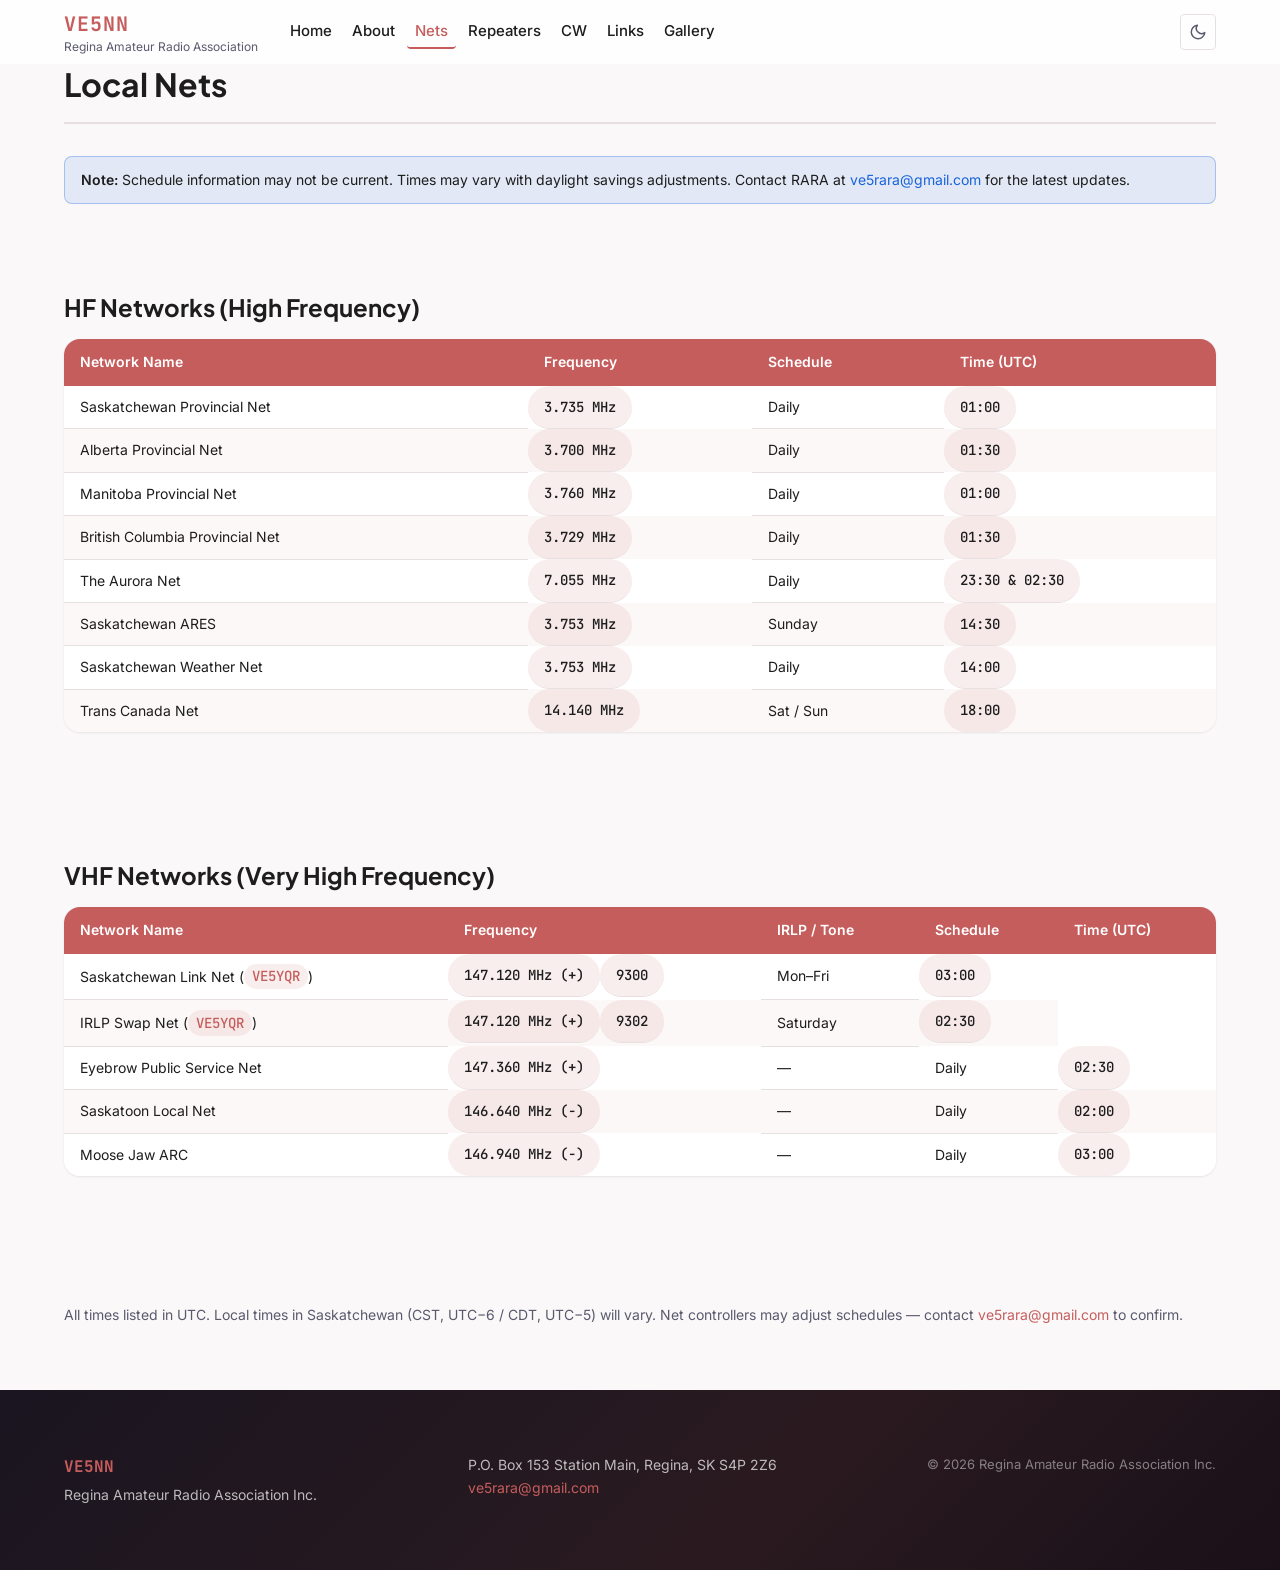
<file: nets.html>
<!DOCTYPE html>
<html lang="en" data-theme="light">
<head>
  <meta charset="UTF-8">
  <meta name="viewport" content="width=device-width, initial-scale=1.0">
  <meta name="description" content="Local net schedules for VE5NN Regina Amateur Radio Association — HF and VHF network frequencies, times, and schedules.">
  <title>Nets — VE5NN Regina Amateur Radio Association</title>
  <link rel="preconnect" href="https://fonts.googleapis.com">
  <link href="https://fonts.googleapis.com/css2?family=Plus+Jakarta+Sans:wght@400;500;600;700&family=Inter:wght@400;500;600;700&family=JetBrains+Mono:wght@500&display=swap" rel="stylesheet">
  <link rel="stylesheet" href="css/reset.css">
  <link rel="stylesheet" href="css/variables.css">
  <link rel="stylesheet" href="css/layout.css">
  <link rel="stylesheet" href="css/components.css">
  <link rel="stylesheet" href="css/utilities.css">
</head>
<body>

  <a href="#main-content" class="skip-link">Skip to main content</a>

  <header role="banner">
    <div class="container">
      <a href="index.html" class="logo">
        VE5NN
        <span class="logo-subtitle">Regina Amateur Radio Association</span>
      </a>
      <nav role="navigation" aria-label="Main">
        <ul>
          <li><a href="index.html">Home</a></li>
          <li><a href="about.html">About</a></li>
          <li><a href="nets.html" aria-current="page">Nets</a></li>
          <li><a href="repeaters.html">Repeaters</a></li>
          <li><a href="cw.html">CW</a></li>
          <li><a href="links.html">Links</a></li>
          <li><a href="gallery.html">Gallery</a></li>
        </ul>
      </nav>
      <div class="header-actions">
        <button class="theme-toggle" aria-label="Switch to dark mode">
          <svg class="icon-moon" xmlns="http://www.w3.org/2000/svg" width="18" height="18" viewBox="0 0 24 24" fill="none" stroke="currentColor" stroke-width="2" stroke-linecap="round" stroke-linejoin="round" aria-hidden="true"><path d="M21 12.79A9 9 0 1 1 11.21 3 7 7 0 0 0 21 12.79z"/></svg>
          <svg class="icon-sun" xmlns="http://www.w3.org/2000/svg" width="18" height="18" viewBox="0 0 24 24" fill="none" stroke="currentColor" stroke-width="2" stroke-linecap="round" stroke-linejoin="round" aria-hidden="true" style="display:none"><circle cx="12" cy="12" r="5"/><line x1="12" y1="1" x2="12" y2="3"/><line x1="12" y1="21" x2="12" y2="23"/><line x1="4.22" y1="4.22" x2="5.64" y2="5.64"/><line x1="18.36" y1="18.36" x2="19.78" y2="19.78"/><line x1="1" y1="12" x2="3" y2="12"/><line x1="21" y1="12" x2="23" y2="12"/><line x1="4.22" y1="19.78" x2="5.64" y2="18.36"/><line x1="18.36" y1="5.64" x2="19.78" y2="4.22"/></svg>
        </button>
        <button class="nav-toggle" aria-label="Open menu" aria-expanded="false">
          <svg xmlns="http://www.w3.org/2000/svg" width="20" height="20" viewBox="0 0 24 24" fill="none" stroke="currentColor" stroke-width="2" stroke-linecap="round" stroke-linejoin="round" aria-hidden="true"><line x1="3" y1="6" x2="21" y2="6"/><line x1="3" y1="12" x2="21" y2="12"/><line x1="3" y1="18" x2="21" y2="18"/></svg>
        </button>
      </div>
    </div>
  </header>

  <div class="nav-overlay" aria-hidden="true"></div>
  <nav class="mobile-nav" role="navigation" aria-label="Mobile menu">
    <div class="mobile-nav-header">
      <span class="logo" style="font-size:1rem;">VE5NN</span>
      <button class="mobile-nav-close" aria-label="Close menu">
        <svg xmlns="http://www.w3.org/2000/svg" width="20" height="20" viewBox="0 0 24 24" fill="none" stroke="currentColor" stroke-width="2" stroke-linecap="round" stroke-linejoin="round" aria-hidden="true"><line x1="18" y1="6" x2="6" y2="18"/><line x1="6" y1="6" x2="18" y2="18"/></svg>
      </button>
    </div>
    <ul>
      <li><a href="index.html">Home</a></li>
      <li><a href="about.html">About</a></li>
      <li><a href="nets.html" aria-current="page">Nets</a></li>
      <li><a href="repeaters.html">Repeaters</a></li>
      <li><a href="cw.html">CW</a></li>
      <li><a href="links.html">Links</a></li>
      <li><a href="gallery.html">Gallery</a></li>
    </ul>
  </nav>

  <main role="main" id="main-content">
    <div class="container">

      <h1 class="page-title">Local Nets</h1>

      <div class="alert" role="note">
        <strong>Note:</strong> Schedule information may not be current. Times may vary with daylight savings adjustments.
        Contact RARA at <a href="mailto:ve5rara@gmail.com" style="color:var(--color-accent-secondary)">ve5rara@gmail.com</a> for the latest updates.
      </div>

      <section class="section" aria-labelledby="hf-nets">
        <h2 class="section-title" id="hf-nets">HF Networks (High Frequency)</h2>
        <div class="table-wrapper">
          <table class="data-table" aria-label="HF network schedule">
            <thead>
              <tr>
                <th scope="col">Network Name</th>
                <th scope="col">Frequency</th>
                <th scope="col">Schedule</th>
                <th scope="col">Time (UTC)</th>
              </tr>
            </thead>
            <tbody>
              <tr>
                <td>Saskatchewan Provincial Net</td>
                <td class="freq">3.735 MHz</td>
                <td>Daily</td>
                <td class="freq">01:00</td>
              </tr>
              <tr>
                <td>Alberta Provincial Net</td>
                <td class="freq">3.700 MHz</td>
                <td>Daily</td>
                <td class="freq">01:30</td>
              </tr>
              <tr>
                <td>Manitoba Provincial Net</td>
                <td class="freq">3.760 MHz</td>
                <td>Daily</td>
                <td class="freq">01:00</td>
              </tr>
              <tr>
                <td>British Columbia Provincial Net</td>
                <td class="freq">3.729 MHz</td>
                <td>Daily</td>
                <td class="freq">01:30</td>
              </tr>
              <tr>
                <td>The Aurora Net</td>
                <td class="freq">7.055 MHz</td>
                <td>Daily</td>
                <td class="freq">23:30 &amp; 02:30</td>
              </tr>
              <tr>
                <td>Saskatchewan ARES</td>
                <td class="freq">3.753 MHz</td>
                <td>Sunday</td>
                <td class="freq">14:30</td>
              </tr>
              <tr>
                <td>Saskatchewan Weather Net</td>
                <td class="freq">3.753 MHz</td>
                <td>Daily</td>
                <td class="freq">14:00</td>
              </tr>
              <tr>
                <td>Trans Canada Net</td>
                <td class="freq">14.140 MHz</td>
                <td>Sat / Sun</td>
                <td class="freq">18:00</td>
              </tr>
            </tbody>
          </table>
        </div>
      </section>

      <section class="section" aria-labelledby="vhf-nets">
        <h2 class="section-title" id="vhf-nets">VHF Networks (Very High Frequency)</h2>
        <div class="table-wrapper">
          <table class="data-table" aria-label="VHF network schedule">
            <thead>
              <tr>
                <th scope="col">Network Name</th>
                <th scope="col">Frequency</th>
                <th scope="col">IRLP / Tone</th>
                <th scope="col">Schedule</th>
                <th scope="col">Time (UTC)</th>
              </tr>
            </thead>
            <tbody>
              <tr>
                <td>Saskatchewan Link Net (<span class="callsign">VE5YQR</span>)</td>
                <td class="freq">147.120 MHz (+)</td>
                <td class="freq">9300</td>
                <td>Mon–Fri</td>
                <td class="freq">03:00</td>
              </tr>
              <tr>
                <td>IRLP Swap Net (<span class="callsign">VE5YQR</span>)</td>
                <td class="freq">147.120 MHz (+)</td>
                <td class="freq">9302</td>
                <td>Saturday</td>
                <td class="freq">02:30</td>
              </tr>
              <tr>
                <td>Eyebrow Public Service Net</td>
                <td class="freq">147.360 MHz (+)</td>
                <td>—</td>
                <td>Daily</td>
                <td class="freq">02:30</td>
              </tr>
              <tr>
                <td>Saskatoon Local Net</td>
                <td class="freq">146.640 MHz (−)</td>
                <td>—</td>
                <td>Daily</td>
                <td class="freq">02:00</td>
              </tr>
              <tr>
                <td>Moose Jaw ARC</td>
                <td class="freq">146.940 MHz (−)</td>
                <td>—</td>
                <td>Daily</td>
                <td class="freq">03:00</td>
              </tr>
            </tbody>
          </table>
        </div>
      </section>

      <section class="section">
        <p class="text-secondary text-sm">All times listed in UTC. Local times in Saskatchewan (CST, UTC−6 / CDT, UTC−5) will vary. Net controllers may adjust schedules — contact <a href="mailto:ve5rara@gmail.com" style="color:var(--color-accent)">ve5rara@gmail.com</a> to confirm.</p>
      </section>

    </div>
  </main>

  <footer role="contentinfo">
    <div class="container">
      <div>
        <span class="footer-brand">VE5NN</span>
        <span class="text-sm">Regina Amateur Radio Association Inc.</span>
      </div>
      <div class="text-sm">
        P.O. Box 153 Station Main, Regina, SK S4P 2Z6<br>
        <a href="mailto:ve5rara@gmail.com">ve5rara@gmail.com</a>
      </div>
      <div class="text-xs text-secondary">
        &copy; <span id="year"></span> Regina Amateur Radio Association Inc.
      </div>
    </div>
  </footer>

  <script defer src="js/theme.js"></script>
  <script defer src="js/nav.js"></script>
</body>
</html>
</file>
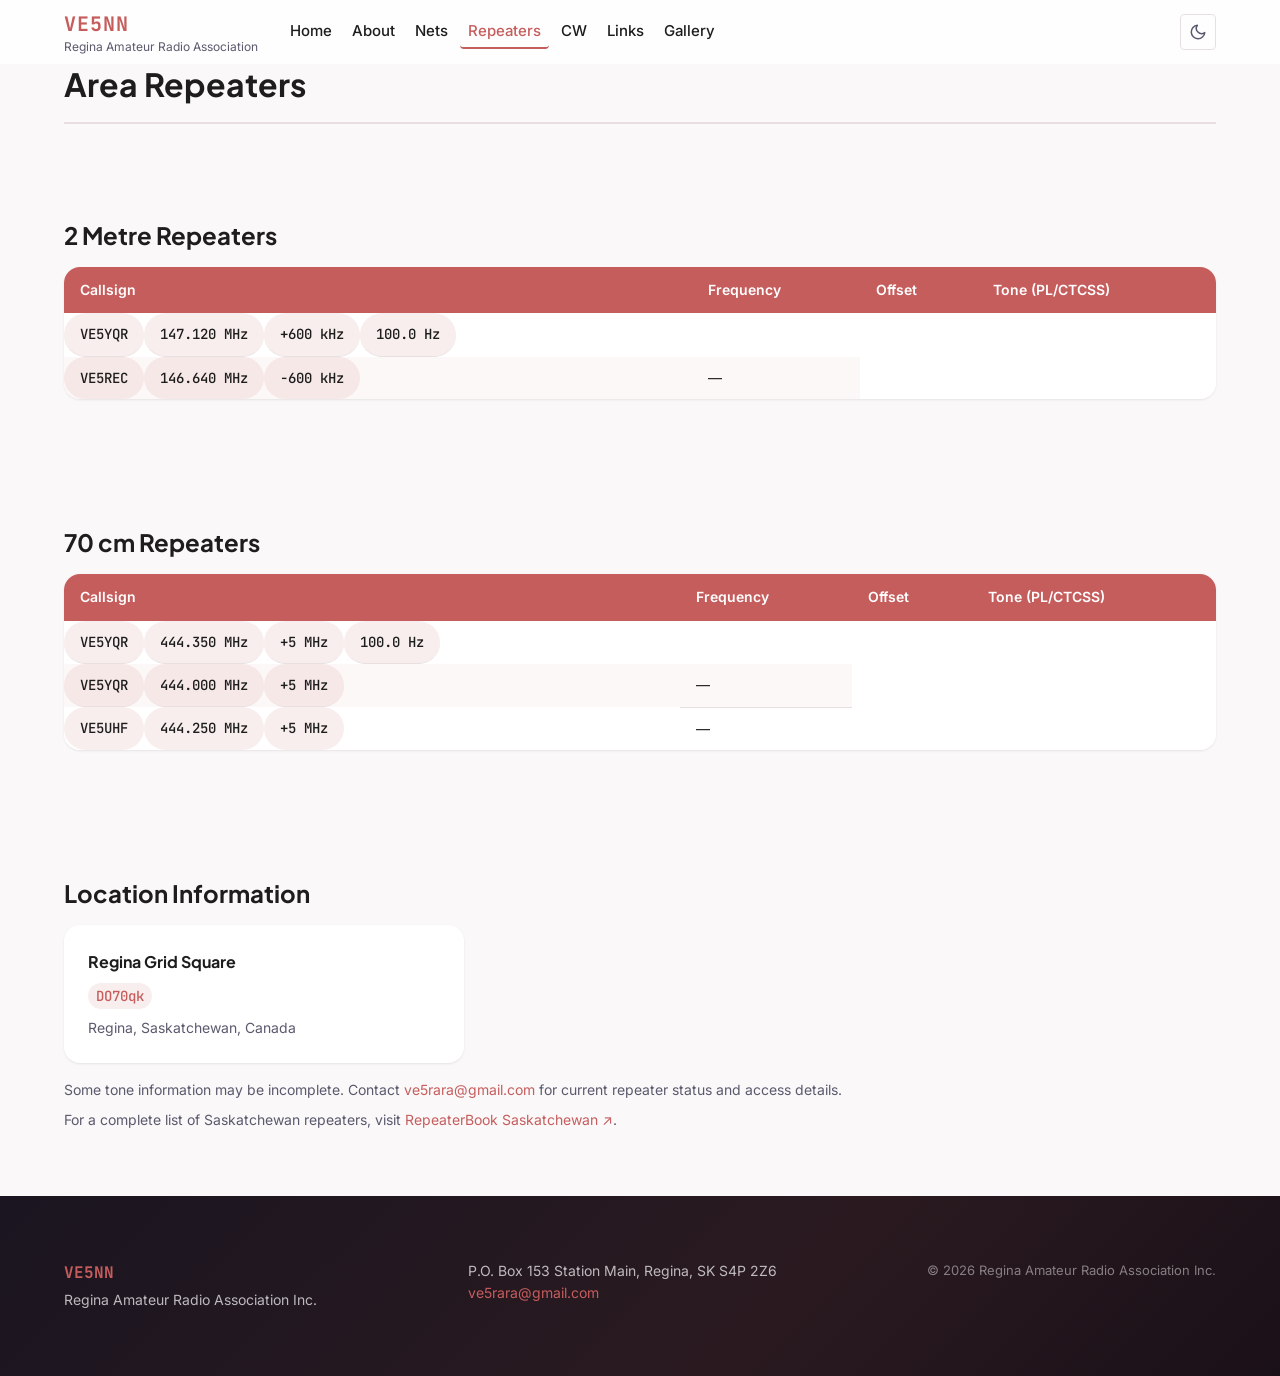
<file: repeaters.html>
<!DOCTYPE html>
<html lang="en" data-theme="light">
<head>
  <meta charset="UTF-8">
  <meta name="viewport" content="width=device-width, initial-scale=1.0">
  <meta name="description" content="Area repeaters for VE5NN Regina Amateur Radio Association — frequencies, offsets, and tones for local amateur radio repeaters in Regina, Saskatchewan.">
  <title>Repeaters — VE5NN Regina Amateur Radio Association</title>
  <link rel="preconnect" href="https://fonts.googleapis.com">
  <link href="https://fonts.googleapis.com/css2?family=Plus+Jakarta+Sans:wght@400;500;600;700&family=Inter:wght@400;500;600;700&family=JetBrains+Mono:wght@500&display=swap" rel="stylesheet">
  <link rel="stylesheet" href="css/reset.css">
  <link rel="stylesheet" href="css/variables.css">
  <link rel="stylesheet" href="css/layout.css">
  <link rel="stylesheet" href="css/components.css">
  <link rel="stylesheet" href="css/utilities.css">
</head>
<body>

  <a href="#main-content" class="skip-link">Skip to main content</a>

  <header role="banner">
    <div class="container">
      <a href="index.html" class="logo">
        VE5NN
        <span class="logo-subtitle">Regina Amateur Radio Association</span>
      </a>
      <nav role="navigation" aria-label="Main">
        <ul>
          <li><a href="index.html">Home</a></li>
          <li><a href="about.html">About</a></li>
          <li><a href="nets.html">Nets</a></li>
          <li><a href="repeaters.html" aria-current="page">Repeaters</a></li>
          <li><a href="cw.html">CW</a></li>
          <li><a href="links.html">Links</a></li>
          <li><a href="gallery.html">Gallery</a></li>
        </ul>
      </nav>
      <div class="header-actions">
        <button class="theme-toggle" aria-label="Switch to dark mode">
          <svg class="icon-moon" xmlns="http://www.w3.org/2000/svg" width="18" height="18" viewBox="0 0 24 24" fill="none" stroke="currentColor" stroke-width="2" stroke-linecap="round" stroke-linejoin="round" aria-hidden="true"><path d="M21 12.79A9 9 0 1 1 11.21 3 7 7 0 0 0 21 12.79z"/></svg>
          <svg class="icon-sun" xmlns="http://www.w3.org/2000/svg" width="18" height="18" viewBox="0 0 24 24" fill="none" stroke="currentColor" stroke-width="2" stroke-linecap="round" stroke-linejoin="round" aria-hidden="true" style="display:none"><circle cx="12" cy="12" r="5"/><line x1="12" y1="1" x2="12" y2="3"/><line x1="12" y1="21" x2="12" y2="23"/><line x1="4.22" y1="4.22" x2="5.64" y2="5.64"/><line x1="18.36" y1="18.36" x2="19.78" y2="19.78"/><line x1="1" y1="12" x2="3" y2="12"/><line x1="21" y1="12" x2="23" y2="12"/><line x1="4.22" y1="19.78" x2="5.64" y2="18.36"/><line x1="18.36" y1="5.64" x2="19.78" y2="4.22"/></svg>
        </button>
        <button class="nav-toggle" aria-label="Open menu" aria-expanded="false">
          <svg xmlns="http://www.w3.org/2000/svg" width="20" height="20" viewBox="0 0 24 24" fill="none" stroke="currentColor" stroke-width="2" stroke-linecap="round" stroke-linejoin="round" aria-hidden="true"><line x1="3" y1="6" x2="21" y2="6"/><line x1="3" y1="12" x2="21" y2="12"/><line x1="3" y1="18" x2="21" y2="18"/></svg>
        </button>
      </div>
    </div>
  </header>

  <div class="nav-overlay" aria-hidden="true"></div>
  <nav class="mobile-nav" role="navigation" aria-label="Mobile menu">
    <div class="mobile-nav-header">
      <span class="logo" style="font-size:1rem;">VE5NN</span>
      <button class="mobile-nav-close" aria-label="Close menu">
        <svg xmlns="http://www.w3.org/2000/svg" width="20" height="20" viewBox="0 0 24 24" fill="none" stroke="currentColor" stroke-width="2" stroke-linecap="round" stroke-linejoin="round" aria-hidden="true"><line x1="18" y1="6" x2="6" y2="18"/><line x1="6" y1="6" x2="18" y2="18"/></svg>
      </button>
    </div>
    <ul>
      <li><a href="index.html">Home</a></li>
      <li><a href="about.html">About</a></li>
      <li><a href="nets.html">Nets</a></li>
      <li><a href="repeaters.html" aria-current="page">Repeaters</a></li>
      <li><a href="cw.html">CW</a></li>
      <li><a href="links.html">Links</a></li>
      <li><a href="gallery.html">Gallery</a></li>
    </ul>
  </nav>

  <main role="main" id="main-content">
    <div class="container">

      <h1 class="page-title">Area Repeaters</h1>

      <section class="section" aria-labelledby="2m-repeaters">
        <h2 class="section-title" id="2m-repeaters">2 Metre Repeaters</h2>
        <div class="table-wrapper">
          <table class="data-table" aria-label="2 metre repeater list">
            <thead>
              <tr>
                <th scope="col">Callsign</th>
                <th scope="col">Frequency</th>
                <th scope="col">Offset</th>
                <th scope="col">Tone (PL/CTCSS)</th>
              </tr>
            </thead>
            <tbody>
              <tr>
                <td class="callsign">VE5YQR</td>
                <td class="freq">147.120 MHz</td>
                <td class="freq">+600 kHz</td>
                <td class="freq">100.0 Hz</td>
              </tr>
              <tr>
                <td class="callsign">VE5REC</td>
                <td class="freq">146.640 MHz</td>
                <td class="freq">−600 kHz</td>
                <td>—</td>
              </tr>
            </tbody>
          </table>
        </div>
      </section>

      <section class="section" aria-labelledby="70cm-repeaters">
        <h2 class="section-title" id="70cm-repeaters">70 cm Repeaters</h2>
        <div class="table-wrapper">
          <table class="data-table" aria-label="70 cm repeater list">
            <thead>
              <tr>
                <th scope="col">Callsign</th>
                <th scope="col">Frequency</th>
                <th scope="col">Offset</th>
                <th scope="col">Tone (PL/CTCSS)</th>
              </tr>
            </thead>
            <tbody>
              <tr>
                <td class="callsign">VE5YQR</td>
                <td class="freq">444.350 MHz</td>
                <td class="freq">+5 MHz</td>
                <td class="freq">100.0 Hz</td>
              </tr>
              <tr>
                <td class="callsign">VE5YQR</td>
                <td class="freq">444.000 MHz</td>
                <td class="freq">+5 MHz</td>
                <td>—</td>
              </tr>
              <tr>
                <td class="callsign">VE5UHF</td>
                <td class="freq">444.250 MHz</td>
                <td class="freq">+5 MHz</td>
                <td>—</td>
              </tr>
            </tbody>
          </table>
        </div>
      </section>

      <section class="section" aria-labelledby="location-info">
        <h2 class="section-title" id="location-info">Location Information</h2>
        <div class="card" style="max-width: 400px;">
          <div class="card-title">Regina Grid Square</div>
          <div class="card-content">
            <span class="freq">DO70qk</span><br>
            <span class="text-sm text-secondary mt-sm" style="display:block;">Regina, Saskatchewan, Canada</span>
          </div>
        </div>
        <p class="text-secondary text-sm mt-md">Some tone information may be incomplete. Contact <a href="mailto:ve5rara@gmail.com" style="color:var(--color-accent)">ve5rara@gmail.com</a> for current repeater status and access details.</p>
        <p class="text-secondary text-sm mt-sm">For a complete list of Saskatchewan repeaters, visit <a href="http://www.repeaterbook.com/repeaters/Display_SS.php?state_id=CA11&band=%&freq=%&band6=%&loc=%&county_id=%&call=%&status_id=%&features=%&system=%&coverage=%" target="_blank" rel="noopener noreferrer" style="color:var(--color-accent)">RepeaterBook Saskatchewan ↗</a>.</p>
      </section>

    </div>
  </main>

  <footer role="contentinfo">
    <div class="container">
      <div>
        <span class="footer-brand">VE5NN</span>
        <span class="text-sm">Regina Amateur Radio Association Inc.</span>
      </div>
      <div class="text-sm">
        P.O. Box 153 Station Main, Regina, SK S4P 2Z6<br>
        <a href="mailto:ve5rara@gmail.com">ve5rara@gmail.com</a>
      </div>
      <div class="text-xs text-secondary">
        &copy; <span id="year"></span> Regina Amateur Radio Association Inc.
      </div>
    </div>
  </footer>

  <script defer src="js/theme.js"></script>
  <script defer src="js/nav.js"></script>
</body>
</html>
</file>
<file: css/variables.css>
/* CSS Custom Properties */

:root {
  /* Light theme (default) */
  --color-bg: #FAF8F8;
  --color-surface: #FFFFFF;
  --color-text-primary: #1D1D1D;
  --color-text-secondary: #5A5A6E;
  --color-accent: #C65D5D;
  --color-accent-hover: #B04A4A;
  --color-accent-secondary: #1863DC;
  --color-accent-secondary-hover: #1450B5;
  --color-border: #E8E0E0;
  --color-mono-bg: #F5F0F0;

  /* Spacing */
  --space-xs: 0.25rem;
  --space-sm: 0.5rem;
  --space-md: 1rem;
  --space-lg: 1.5rem;
  --space-xl: 2rem;
  --space-2xl: 4rem;

  /* Typography */
  --font-heading: 'Plus Jakarta Sans', 'Inter', system-ui, -apple-system, sans-serif;
  --font-body: 'Inter', system-ui, -apple-system, sans-serif;
  --font-mono: 'JetBrains Mono', 'Courier New', monospace;

  /* Layout */
  --max-width: 1200px;
  --header-height: 64px;

  /* Borders & radius */
  --radius-sm: 4px;
  --radius-md: 8px;
  --radius-lg: 16px;
  --radius-pill: 9999px;

  /* Shadows */
  --shadow-sm: 0 1px 3px rgba(0, 0, 0, 0.06), 0 1px 2px rgba(0, 0, 0, 0.04);
  --shadow-md: 0 4px 16px rgba(0, 0, 0, 0.08), 0 2px 6px rgba(0, 0, 0, 0.05);
  --shadow-lg: 0 8px 32px rgba(0, 0, 0, 0.1), 0 4px 12px rgba(0, 0, 0, 0.06);

  /* Transitions */
  --transition: 250ms cubic-bezier(0.4, 0, 0.2, 1);
}

[data-theme="dark"] {
  --color-bg: #121016;
  --color-surface: #1C1820;
  --color-text-primary: #E8E4E4;
  --color-text-secondary: #9A9098;
  --color-accent: #E07070;
  --color-accent-hover: #F08080;
  --color-accent-secondary: #5B9BE6;
  --color-accent-secondary-hover: #7BB3F0;
  --color-border: #2E2830;
  --color-mono-bg: #1E1A22;
  --shadow-sm: 0 1px 3px rgba(0, 0, 0, 0.4);
  --shadow-md: 0 4px 16px rgba(0, 0, 0, 0.5);
  --shadow-lg: 0 8px 32px rgba(0, 0, 0, 0.6);
}

@keyframes fadeIn {
  from { opacity: 0; transform: translateY(8px); }
  to   { opacity: 1; transform: translateY(0); }
}

body {
  animation: fadeIn 0.35s cubic-bezier(0.4, 0, 0.2, 1) both;
}

/* Scrollbar */
::-webkit-scrollbar {
  width: 8px;
}
::-webkit-scrollbar-track {
  background: var(--color-bg);
}
::-webkit-scrollbar-thumb {
  background: var(--color-accent);
  border-radius: var(--radius-pill);
}
::-webkit-scrollbar-thumb:hover {
  background: var(--color-accent-hover);
}

/* Text selection */
::selection {
  background: var(--color-accent);
  color: #fff;
}

@media (prefers-reduced-motion: reduce) {
  *, *::before, *::after {
    animation-duration: 0.01ms !important;
    animation-iteration-count: 1 !important;
    transition-duration: 0.01ms !important;
  }
}
</file>
<file: css/layout.css>
/* Layout — Header, Footer, Grid, Responsive */

body {
  font-family: var(--font-body);
  background-color: var(--color-bg);
  color: var(--color-text-primary);
  font-size: 1rem;
  line-height: 1.6;
  transition: background-color var(--transition), color var(--transition);
}

h1, h2, h3, h4, h5, h6 {
  font-family: var(--font-heading);
}

/* Skip to content */
.skip-link {
  position: absolute;
  left: -9999px;
  top: var(--space-sm);
  z-index: 9999;
  padding: var(--space-sm) var(--space-md);
  background: var(--color-accent);
  color: #fff;
  border-radius: var(--radius-pill);
  font-weight: 600;
}
.skip-link:focus {
  left: var(--space-md);
}

/* Container */
.container {
  width: 100%;
  max-width: var(--max-width);
  margin: 0 auto;
  padding: 0 var(--space-lg);
}

/* ── Header ── */
header[role="banner"] {
  position: sticky;
  top: 0;
  z-index: 100;
  height: var(--header-height);
  background-color: color-mix(in srgb, var(--color-surface) 80%, transparent);
  backdrop-filter: blur(12px);
  -webkit-backdrop-filter: blur(12px);
  border-bottom: 1px solid transparent;
  transition: background-color var(--transition), border-color var(--transition), box-shadow var(--transition);
}

header[role="banner"].scrolled {
  border-bottom-color: var(--color-border);
  box-shadow: 0 2px 16px rgba(198, 93, 93, 0.08);
}

header[role="banner"] .container {
  height: 100%;
  display: flex;
  align-items: center;
  gap: var(--space-lg);
}

.logo {
  font-family: var(--font-mono);
  font-weight: 700;
  font-size: 1.25rem;
  color: var(--color-accent);
  letter-spacing: 0.05em;
  white-space: nowrap;
  flex-shrink: 0;
}
.logo:hover { color: var(--color-accent-hover); }

.logo-subtitle {
  font-family: var(--font-body);
  font-size: 0.75rem;
  font-weight: 400;
  color: var(--color-text-secondary);
  display: block;
  line-height: 1.2;
  letter-spacing: 0;
}

nav[role="navigation"] {
  flex: 1;
}

nav[role="navigation"] ul {
  display: flex;
  gap: var(--space-xs);
}

nav[role="navigation"] a {
  display: block;
  padding: var(--space-xs) var(--space-sm);
  font-size: 0.9375rem;
  font-weight: 500;
  color: var(--color-text-primary);
  border-radius: var(--radius-sm);
  border-bottom: 2px solid transparent;
  transition: color var(--transition), border-color var(--transition), background-color var(--transition);
}

nav[role="navigation"] a:hover,
nav[role="navigation"] a:focus-visible {
  color: var(--color-accent);
  background-color: color-mix(in srgb, var(--color-accent) 8%, transparent);
}

nav[role="navigation"] a[aria-current="page"] {
  color: var(--color-accent);
  border-bottom-color: var(--color-accent);
}

/* Header buttons */
.header-actions {
  display: flex;
  align-items: center;
  gap: var(--space-sm);
  margin-left: auto;
}

.theme-toggle,
.nav-toggle {
  background: none;
  border: 1px solid var(--color-border);
  border-radius: var(--radius-sm);
  padding: var(--space-xs);
  cursor: pointer;
  color: var(--color-text-secondary);
  display: flex;
  align-items: center;
  justify-content: center;
  width: 36px;
  height: 36px;
  transition: color var(--transition), border-color var(--transition), background-color var(--transition);
}

.theme-toggle:hover,
.nav-toggle:hover {
  color: var(--color-accent);
  border-color: var(--color-accent);
}

.theme-toggle:focus-visible,
.nav-toggle:focus-visible {
  outline: 2px solid var(--color-accent);
  outline-offset: 2px;
}

.nav-toggle { display: none; }

/* ── Mobile Nav Overlay ── */
.nav-overlay {
  display: none;
  position: fixed;
  inset: 0;
  background: rgba(0, 0, 0, 0.5);
  z-index: 200;
}

.nav-overlay.open { display: block; }

.mobile-nav {
  position: fixed;
  top: 0;
  right: -100%;
  width: min(320px, 85vw);
  height: 100%;
  background: var(--color-surface);
  z-index: 201;
  padding: var(--space-lg);
  transition: right 0.25s cubic-bezier(0.4, 0, 0.2, 1);
  overflow-y: auto;
  box-shadow: var(--shadow-md);
}

.mobile-nav.open { right: 0; }

.mobile-nav-header {
  display: flex;
  justify-content: space-between;
  align-items: center;
  margin-bottom: var(--space-xl);
  padding-bottom: var(--space-md);
  border-bottom: 1px solid var(--color-border);
}

.mobile-nav-close {
  background: none;
  border: none;
  cursor: pointer;
  color: var(--color-text-secondary);
  padding: var(--space-xs);
  border-radius: var(--radius-sm);
}

.mobile-nav ul {
  display: flex;
  flex-direction: column;
  gap: var(--space-xs);
}

.mobile-nav a {
  display: block;
  padding: var(--space-sm) var(--space-md);
  font-size: 1rem;
  font-weight: 500;
  color: var(--color-text-primary);
  border-radius: var(--radius-sm);
  border-left: 3px solid transparent;
  transition: color var(--transition), background-color var(--transition), border-color var(--transition);
}

.mobile-nav a:hover,
.mobile-nav a[aria-current="page"] {
  color: var(--color-accent);
  background-color: color-mix(in srgb, var(--color-accent) 8%, transparent);
  border-left-color: var(--color-accent);
}

/* ── Main Content ── */
main[role="main"] {
  min-height: calc(100vh - var(--header-height) - 160px);
}

.page-title {
  font-family: var(--font-heading);
  font-size: 2rem;
  font-weight: 700;
  color: var(--color-text-primary);
  margin-bottom: var(--space-xl);
  padding-bottom: var(--space-md);
  border-bottom: 2px solid var(--color-border);
  line-height: 1.3;
}

.section {
  padding: var(--space-2xl) 0;
}

.section-title {
  font-family: var(--font-heading);
  font-size: 1.5rem;
  font-weight: 700;
  margin-bottom: var(--space-md);
  color: var(--color-text-primary);
  line-height: 1.3;
}

.section-subtitle {
  font-family: var(--font-heading);
  font-size: 1.25rem;
  font-weight: 600;
  margin-bottom: var(--space-md);
  color: var(--color-text-primary);
}

/* ── Inner page content wrapper ── */
.page-content {
  padding: var(--space-2xl) 0;
}

/* ── Footer ── */
footer[role="contentinfo"] {
  background: linear-gradient(135deg, #1A1520 0%, #2A1A20 60%, #1A1018 100%);
  border-top: none;
  padding: var(--space-2xl) 0;
  color: rgba(255, 255, 255, 0.7);
  font-size: 0.875rem;
}

footer[role="contentinfo"] .container {
  display: flex;
  flex-wrap: wrap;
  gap: var(--space-md);
  justify-content: space-between;
  align-items: flex-start;
}

.footer-brand {
  font-family: var(--font-mono);
  font-weight: 700;
  font-size: 1rem;
  color: var(--color-accent);
  display: block;
  margin-bottom: var(--space-xs);
}

footer[role="contentinfo"] .text-sm {
  color: rgba(255, 255, 255, 0.7);
}

footer[role="contentinfo"] .text-xs {
  color: rgba(255, 255, 255, 0.45);
}

footer a {
  color: var(--color-accent);
  transition: color var(--transition);
}
footer a:hover { color: var(--color-accent-hover); }

/* ── Hero ── */
.hero {
  position: relative;
  background: linear-gradient(135deg, #1D1D2E 0%, #8B2D2D 40%, #C65D5D 100%);
  padding: 5rem var(--space-xl) 7rem;
  margin-bottom: 0;
  text-align: center;
  overflow: hidden;
  clip-path: ellipse(120% 100% at 50% 0%);
}

/* Decorative radio-wave pattern */
.hero::before {
  content: '';
  position: absolute;
  inset: 0;
  background-image:
    radial-gradient(circle at 20% 50%, rgba(255,255,255,0.04) 0%, transparent 50%),
    radial-gradient(circle at 80% 50%, rgba(255,255,255,0.04) 0%, transparent 50%),
    repeating-radial-gradient(circle at 50% 120%, transparent 0, transparent 40px, rgba(255,255,255,0.025) 41px, transparent 42px);
  pointer-events: none;
}

.hero::after {
  content: '';
  position: absolute;
  bottom: 0;
  left: 0;
  right: 0;
  height: 80px;
  background: var(--color-bg);
  clip-path: ellipse(55% 100% at 50% 100%);
  pointer-events: none;
}

.hero .container {
  position: relative;
  z-index: 1;
}

.hero-callsign {
  font-family: var(--font-mono);
  font-size: 3.5rem;
  font-weight: 700;
  color: #ffffff;
  letter-spacing: 0.1em;
  line-height: 1.2;
  text-shadow: 0 2px 8px rgba(0,0,0,0.2);
}

.hero-name {
  font-family: var(--font-heading);
  font-size: 1.25rem;
  font-weight: 500;
  color: rgba(255, 255, 255, 0.85);
  margin-top: var(--space-sm);
  margin-bottom: var(--space-lg);
}

.hero-tagline {
  font-family: var(--font-heading);
  font-size: 1.5rem;
  font-weight: 700;
  color: #ffffff;
  margin-bottom: var(--space-md);
}

.hero .text-secondary {
  color: rgba(255, 255, 255, 0.75) !important;
}

/* ── Quick Info Cards ── */
.cards-grid {
  display: grid;
  grid-template-columns: repeat(auto-fit, minmax(260px, 1fr));
  gap: var(--space-lg);
  margin-bottom: var(--space-2xl);
}

/* ── Quick Links Row ── */
.quick-links {
  display: flex;
  flex-wrap: wrap;
  gap: var(--space-md);
  margin-top: var(--space-lg);
  justify-content: center;
}

.quick-link-btn {
  display: inline-flex;
  align-items: center;
  gap: var(--space-sm);
  padding: 0.625rem 1.5rem;
  background: var(--color-accent-secondary);
  color: #FFFFFF;
  border-radius: var(--radius-pill);
  font-weight: 600;
  font-size: 0.9375rem;
  transition: background-color var(--transition), transform var(--transition), box-shadow var(--transition);
  box-shadow: 0 2px 8px rgba(24, 99, 220, 0.3);
}
.quick-link-btn:hover {
  background: var(--color-accent-secondary-hover);
  color: #FFFFFF;
  transform: translateY(-2px);
  box-shadow: 0 4px 16px rgba(24, 99, 220, 0.3);
}

/* ── Responsive ── */
@media (max-width: 640px) {
  nav[role="navigation"] { display: none; }
  .nav-toggle { display: flex; }

  .hero-callsign { font-size: 2.25rem; }
  .hero-tagline { font-size: 1.25rem; }

  .page-title { font-size: 1.5rem; }
  .section-title { font-size: 1.25rem; }

  footer[role="contentinfo"] .container {
    flex-direction: column;
  }
}

@media (min-width: 641px) {
  .nav-toggle { display: none; }
}
</file>
<file: css/components.css>
/* Components — Cards, Tables, Alerts, Gallery */

/* ── Info Card ── */
.card {
  background: var(--color-surface);
  border: none;
  border-radius: var(--radius-lg);
  padding: var(--space-lg);
  box-shadow: var(--shadow-sm);
  transition: box-shadow var(--transition), transform var(--transition);
  position: relative;
  overflow: hidden;
}

.card:hover {
  box-shadow: var(--shadow-md);
  transform: translateY(-3px);
}

/* Teal circle behind icon */
.card-icon-wrap {
  display: flex;
  align-items: center;
  justify-content: center;
  width: 48px;
  height: 48px;
  border-radius: 50%;
  background: color-mix(in srgb, var(--color-accent) 12%, transparent);
  margin-bottom: var(--space-md);
}

.card-icon {
  width: 1.5rem;
  height: 1.5rem;
  color: var(--color-accent);
}

.card-title {
  font-family: var(--font-heading);
  font-size: 1rem;
  font-weight: 700;
  margin-bottom: var(--space-sm);
  color: var(--color-text-primary);
}

.card-content {
  font-size: 0.9375rem;
  color: var(--color-text-secondary);
  line-height: 1.6;
}

.card-link {
  display: inline-block;
  margin-top: var(--space-sm);
  color: var(--color-accent);
  font-size: 0.875rem;
  font-weight: 600;
  transition: color var(--transition);
}
.card-link:hover { color: var(--color-accent-hover); text-decoration: underline; }

/* ── Data Table ── */
.table-wrapper {
  overflow-x: auto;
  -webkit-overflow-scrolling: touch;
  border-radius: var(--radius-lg);
  box-shadow: var(--shadow-sm);
}

.data-table {
  width: 100%;
  border-collapse: collapse;
  font-size: 0.875rem;
  background: var(--color-surface);
}

.data-table thead {
  background: var(--color-accent);
}

.data-table th {
  text-align: left;
  padding: 0.75rem 1rem;
  font-weight: 600;
  font-size: 0.875rem;
  color: #ffffff;
  white-space: nowrap;
}

.data-table td {
  padding: 0.625rem 1rem;
  border-bottom: 1px solid var(--color-border);
  color: var(--color-text-primary);
}

.data-table tbody tr:nth-child(even) {
  background-color: color-mix(in srgb, var(--color-accent) 4%, transparent);
}

.data-table tbody tr:last-child td {
  border-bottom: none;
}

.data-table tbody tr:hover {
  background-color: color-mix(in srgb, var(--color-accent) 8%, transparent);
}

/* ── Alert Banner ── */
.alert {
  padding: 0.75rem 1rem;
  border-radius: var(--radius-md);
  background-color: color-mix(in srgb, var(--color-accent-secondary) 10%, transparent);
  border: 1px solid color-mix(in srgb, var(--color-accent-secondary) 30%, transparent);
  font-size: 0.875rem;
  color: var(--color-text-primary);
  margin-bottom: var(--space-lg);
}

.alert strong { font-weight: 600; }

.alert-info {
  background-color: color-mix(in srgb, var(--color-accent) 8%, transparent);
  border-color: color-mix(in srgb, var(--color-accent) 25%, transparent);
}

/* ── Frequency pill ── */
.freq, .callsign {
  display: inline-block;
  font-family: var(--font-mono);
  font-weight: 500;
  font-size: 0.875rem;
  background: color-mix(in srgb, var(--color-accent) 10%, transparent);
  color: var(--color-accent);
  padding: 0.1rem 0.5rem;
  border-radius: var(--radius-pill);
}

/* ── Link Category (Links page) ── */
.link-category {
  margin-bottom: var(--space-xl);
}

.link-category-title {
  font-family: var(--font-heading);
  font-size: 1.25rem;
  font-weight: 700;
  margin-bottom: var(--space-md);
  padding-bottom: var(--space-sm);
  border-bottom: 2px solid var(--color-border);
  color: var(--color-text-primary);
}

.link-list {
  display: grid;
  grid-template-columns: repeat(2, 1fr);
  gap: var(--space-sm);
}

.link-item {
  display: flex;
  align-items: flex-start;
  gap: var(--space-sm);
  padding: var(--space-sm) var(--space-md);
  background: transparent;
  border: none;
  border-radius: var(--radius-md);
  transition: background-color var(--transition);
}

.link-item:hover {
  background-color: color-mix(in srgb, var(--color-accent) 8%, transparent);
}

.link-item a {
  color: var(--color-accent);
  font-weight: 500;
  font-size: 0.9375rem;
  flex: 1;
  transition: color var(--transition);
}

.link-item a:hover {
  color: var(--color-accent-hover);
  text-decoration: underline;
}

.link-ext-icon {
  flex-shrink: 0;
  width: 14px;
  height: 14px;
  color: var(--color-text-secondary);
  margin-top: 3px;
}

/* ── Gallery Grid ── */
.gallery-grid {
  display: grid;
  grid-template-columns: repeat(3, 1fr);
  gap: var(--space-md);
}

.gallery-tile {
  border-radius: var(--radius-lg);
  overflow: hidden;
  background: var(--color-surface);
  cursor: pointer;
  transition: transform var(--transition), box-shadow var(--transition);
  position: relative;
}

.gallery-tile:hover {
  transform: scale(1.02);
  box-shadow: var(--shadow-lg);
}

.gallery-tile-img {
  width: 100%;
  aspect-ratio: 4 / 3;
  object-fit: cover;
  background: linear-gradient(135deg, color-mix(in srgb, var(--color-accent) 20%, var(--color-bg)) 0%, color-mix(in srgb, var(--color-accent) 10%, var(--color-bg)) 100%);
  display: flex;
  align-items: center;
  justify-content: center;
  color: var(--color-accent);
  font-size: 0.875rem;
}

/* Caption overlay on hover */
.gallery-tile-caption {
  position: absolute;
  bottom: 0;
  left: 0;
  right: 0;
  padding: var(--space-md);
  background: linear-gradient(to top, rgba(7, 26, 25, 0.85) 0%, transparent 100%);
  color: #fff;
  transform: translateY(4px);
  opacity: 0;
  transition: opacity var(--transition), transform var(--transition);
}

.gallery-tile:hover .gallery-tile-caption {
  opacity: 1;
  transform: translateY(0);
}

.gallery-tile-caption strong {
  color: #ffffff;
  display: block;
  font-size: 0.875rem;
  font-family: var(--font-heading);
}

/* ── Gallery Lightbox ── */
.lightbox-overlay {
  display: none;
  position: fixed;
  inset: 0;
  background: rgba(0, 0, 0, 0.9);
  z-index: 300;
  align-items: center;
  justify-content: center;
  padding: var(--space-lg);
}

.lightbox-overlay.open {
  display: flex;
}

.lightbox-content {
  position: relative;
  max-width: 900px;
  width: 100%;
}

.lightbox-img {
  width: 100%;
  border-radius: var(--radius-lg);
}

.lightbox-close {
  position: absolute;
  top: -40px;
  right: 0;
  background: none;
  border: none;
  color: #fff;
  font-size: 1.5rem;
  cursor: pointer;
  padding: var(--space-xs);
}

/* ── Announcement ── */
.announcement-list {
  display: flex;
  flex-direction: column;
  gap: var(--space-md);
}

.announcement-item {
  padding: var(--space-md) var(--space-lg);
  background: var(--color-surface);
  border: none;
  border-radius: var(--radius-lg);
  box-shadow: var(--shadow-sm);
}

.announcement-date {
  display: inline-block;
  font-size: 0.75rem;
  font-family: var(--font-mono);
  font-weight: 600;
  color: var(--color-accent);
  background: color-mix(in srgb, var(--color-accent) 10%, transparent);
  padding: 0.15rem 0.6rem;
  border-radius: var(--radius-pill);
  margin-bottom: var(--space-sm);
}

.announcement-text {
  font-size: 0.9375rem;
  color: var(--color-text-primary);
}

/* ── CW Stub ── */
.cw-stub {
  text-align: center;
  padding: var(--space-2xl);
  background: var(--color-surface);
  border: none;
  border-radius: var(--radius-lg);
  box-shadow: var(--shadow-sm);
}

.cw-stub-title {
  font-family: var(--font-mono);
  font-size: 1.5rem;
  color: var(--color-accent);
  margin-bottom: var(--space-md);
}

/* ── Prose text ── */
.prose p {
  margin-bottom: var(--space-md);
  color: var(--color-text-primary);
}

.prose p:last-child {
  margin-bottom: 0;
}

.prose a {
  color: var(--color-accent);
  text-decoration: underline;
  text-underline-offset: 2px;
}

.prose a:hover {
  color: var(--color-accent-hover);
}

/* ── Responsive ── */
@media (max-width: 768px) {
  .gallery-grid {
    grid-template-columns: repeat(2, 1fr);
  }

  .link-list {
    grid-template-columns: 1fr;
  }
}

@media (max-width: 640px) {
  .gallery-grid {
    grid-template-columns: 1fr;
  }
}
</file>
<file: css/utilities.css>
/* Utilities */

/* Screen-reader only */
.sr-only {
  position: absolute;
  width: 1px;
  height: 1px;
  padding: 0;
  margin: -1px;
  overflow: hidden;
  clip: rect(0, 0, 0, 0);
  white-space: nowrap;
  border: 0;
}

/* Text helpers */
.text-secondary { color: var(--color-text-secondary); }
.text-accent    { color: var(--color-accent); }
.text-mono      { font-family: var(--font-mono); }
.text-sm        { font-size: 0.875rem; }
.text-xs        { font-size: 0.8125rem; }

/* Spacing helpers */
.mt-sm  { margin-top: var(--space-sm); }
.mt-md  { margin-top: var(--space-md); }
.mt-lg  { margin-top: var(--space-lg); }
.mb-md  { margin-bottom: var(--space-md); }
.mb-lg  { margin-bottom: var(--space-lg); }
.mb-xl  { margin-bottom: var(--space-xl); }
.mb-2xl { margin-bottom: var(--space-2xl); }

/* Flex helpers */
.flex           { display: flex; }
.flex-col       { flex-direction: column; }
.items-center   { align-items: center; }
.gap-sm         { gap: var(--space-sm); }
.gap-md         { gap: var(--space-md); }

/* Focus visible default */
:focus-visible {
  outline: 2px solid var(--color-accent);
  outline-offset: 2px;
}
</file>
